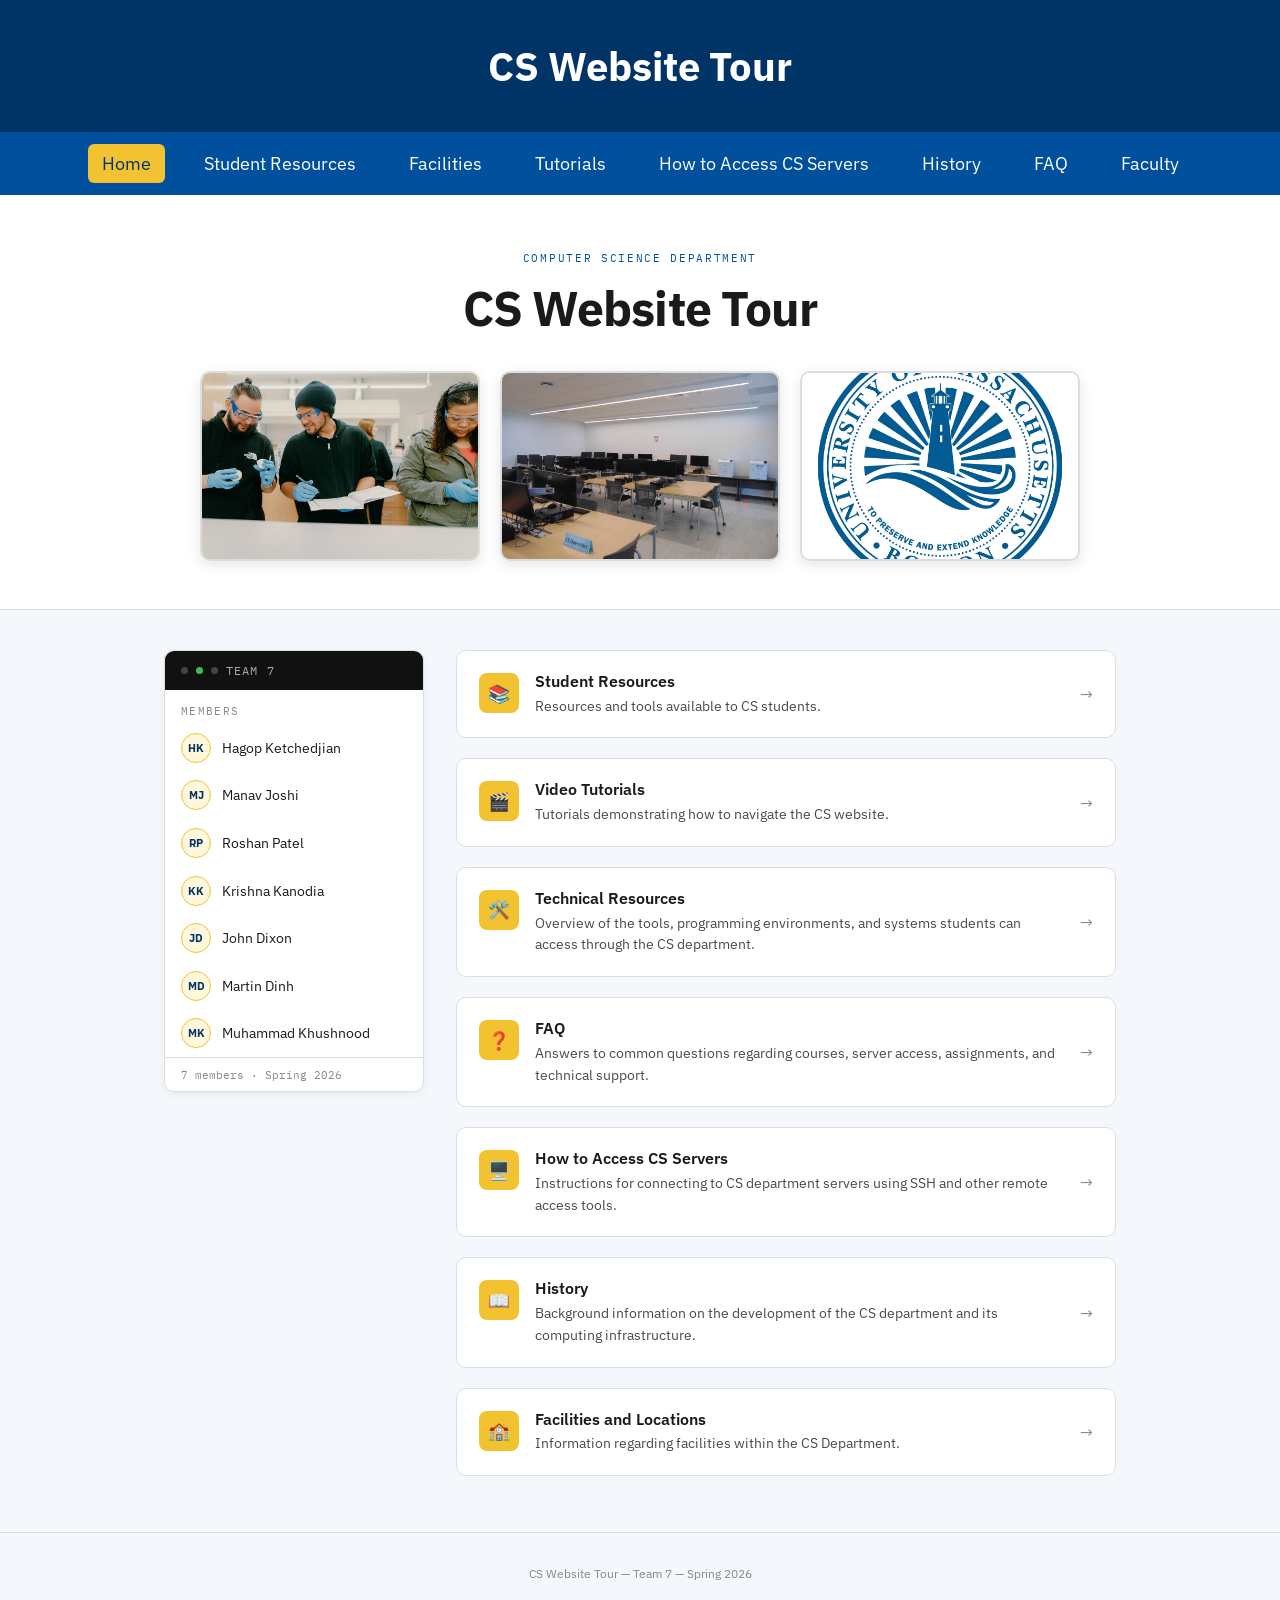
<file: index.html>
<!DOCTYPE html>
<html>
<head>
    <link rel="stylesheet" href="index.css">
    <title>CS Website Tour</title>
    <link href="https://fonts.googleapis.com/css2?family=IBM+Plex+Mono:wght@400;600&family=IBM+Plex+Sans:wght@300;400;600;700&display=swap" rel="stylesheet"/>
    <style>
        *, *::before, *::after {
            box-sizing: border-box;
            margin: 0;
            padding: 0;
        }

        :root {
            --bg: #f4f7fb;
            --surface: #ffffff;
            --dark-blue: #003366;
            --nav-blue: #00509e;
            --yellow: #f2c230;
            --yellow-dark: #ddb11f;
            --text-dark: #1a1a1a;
            --text-mid: #4a4a4a;
            --muted: #888;
            --border: #ddd;
            --mono: 'IBM Plex Mono', monospace;
            --sans: 'IBM Plex Sans', sans-serif;
        }

        body {
            font-family: var(--sans);
            background: var(--bg);
            color: var(--text-dark);
            min-height: 100vh;
        }

        .header {
            background-color: var(--dark-blue);
            color: white;
            padding: 40px;
            font-size: 40px;
            font-weight: bold;
            text-align: center;
        }

        .navbar {
            display: flex;
            justify-content: center;
            gap: 25px;
            background-color: var(--nav-blue);
            padding: 12px;
            flex-wrap: wrap;
        }

        .navbar a {
            color: white;
            text-decoration: none;
            font-size: 18px;
            padding: 8px 14px;
            border-radius: 6px;
            transition: 0.2s ease;
        }

        .navbar a:hover {
            background-color: var(--yellow);
            color: var(--dark-blue);
        }

        .navbar a.active {
            background-color: var(--yellow);
            color: var(--dark-blue);
        }

        .hero {
            background: var(--surface);
            border-bottom: 1px solid var(--border);
            text-align: center;
            padding: 3.5rem 1rem 3rem;
        }

        .hero-tag {
            font-family: var(--mono);
            font-size: 0.7rem;
            letter-spacing: 0.15em;
            color: var(--nav-blue);
            text-transform: uppercase;
            margin-bottom: 0.75rem;
        }

        .hero h1 {
            font-size: clamp(1.8rem, 4vw, 3rem);
            font-weight: 700;
            letter-spacing: -0.02em;
            color: var(--text-dark);
        }

        /* Photo gallery in hero */
        .hero-photos {
            display: flex;
            justify-content: center;
            gap: 1.25rem;
            margin-top: 2rem;
            flex-wrap: wrap;
        }

        .hero-photos img {
            width: 280px;
            height: 190px;
            object-fit: cover;
            border-radius: 10px;
            border: 2px solid var(--border);
            box-shadow: 0 4px 14px rgba(0,0,0,0.1);
            transition: transform 0.2s ease, box-shadow 0.2s ease;
        }

        .hero-photos img:hover {
            transform: translateY(-3px);
            box-shadow: 0 8px 24px rgba(0,51,102,0.18);
        }

        .page {
            max-width: 1000px;
            margin: 0 auto;
            padding: 2.5rem 1.5rem;
            display: grid;
            grid-template-columns: 260px 1fr;
            gap: 2rem;
            align-items: start;
        }

        .sidebar {
            position: sticky;
            top: 70px;
        }

        .card {
            background: var(--surface);
            border: 1px solid var(--border);
            border-radius: 10px;
            overflow: hidden;
            box-shadow: 0 3px 10px rgba(0, 0, 0, 0.05);
        }

        .card-header {
            background: #111;
            padding: 0.75rem 1rem;
            display: flex;
            align-items: center;
            gap: 0.5rem;
        }

        .card-header span {
            font-family: var(--mono);
            font-size: 0.72rem;
            letter-spacing: 0.1em;
            text-transform: uppercase;
            color: #aaa;
        }

        .dot {
            width: 7px;
            height: 7px;
            border-radius: 50%;
            background: #444;
        }

        .dot.g {
            background: #3fb950;
        }

        .team-label {
            padding: 0.85rem 1rem 0.4rem;
            font-family: var(--mono);
            font-size: 0.68rem;
            letter-spacing: 0.12em;
            text-transform: uppercase;
            color: var(--muted);
        }

        .member {
            display: flex;
            align-items: center;
            gap: 0.7rem;
            padding: 0.55rem 1rem;
            transition: background 0.12s;
        }

        .member:hover {
            background: #fff8dc;
        }

        .avatar {
            width: 30px;
            height: 30px;
            border-radius: 50%;
            background: #fff8dc;
            border: 1.5px solid var(--yellow);
            display: flex;
            align-items: center;
            justify-content: center;
            font-size: 0.7rem;
            font-weight: 700;
            color: var(--dark-blue);
            flex-shrink: 0;
        }

        .member-name {
            font-size: 0.875rem;
            color: var(--text-dark);
        }

        .card-footer {
            border-top: 1px solid var(--border);
            padding: 0.6rem 1rem;
            font-family: var(--mono);
            font-size: 0.68rem;
            color: var(--muted);
        }

        .main-content {
            display: flex;
            flex-direction: column;
            gap: 1.25rem;
        }

        .section-card {
            background: var(--surface);
            border: 1px solid var(--border);
            border-radius: 10px;
            padding: 1.25rem 1.4rem;
            display: flex;
            gap: 1rem;
            align-items: flex-start;
            transition: box-shadow 0.15s, border-color 0.15s, transform 0.15s;
            text-decoration: none;
            color: inherit;
        }

        .section-card:hover {
            border-color: var(--yellow);
            box-shadow: 0 4px 20px rgba(242, 194, 48, 0.18);
            transform: translateY(-2px);
        }

        .icon-box {
            width: 40px;
            height: 40px;
            border-radius: 8px;
            background: var(--yellow);
            color: var(--dark-blue);
            display: flex;
            align-items: center;
            justify-content: center;
            font-size: 1.1rem;
            flex-shrink: 0;
            margin-top: 2px;
            font-weight: bold;
        }

        .section-text h2 {
            font-size: 1rem;
            font-weight: 600;
            color: var(--text-dark);
            margin-bottom: 0.3rem;
        }

        .section-text p {
            font-size: 0.875rem;
            color: var(--text-mid);
            line-height: 1.55;
        }

        .arrow {
            margin-left: auto;
            color: var(--muted);
            font-size: 1rem;
            align-self: center;
            flex-shrink: 0;
        }

        .section-card:hover .arrow {
            color: var(--dark-blue);
        }

        footer {
            text-align: center;
            padding: 2rem 1rem;
            font-size: 0.78rem;
            color: var(--muted);
            border-top: 1px solid var(--border);
            margin-top: 1rem;
        }

        @media (max-width: 650px) {
            .page {
                grid-template-columns: 1fr;
            }

            .sidebar {
                position: static;
            }

            .header {
                font-size: 30px;
                padding: 28px;
            }

            .hero-photos img {
                width: 100%;
                height: 200px;
            }
        }
    </style>
</head>
<body>

    <div class="header">
        CS Website Tour
    </div>

    <div class="navbar">
        <a href="index.html" class="active">Home</a>
        <a href="Student_Resources.html">Student Resources</a>
        <a href="Facilities.html">Facilities</a>
        <a href="Tutorials.html">Tutorials</a>
        <a href="Servers.html">How to Access CS Servers</a>
        <a href="History.html">History</a>
        <a href="FAQ.html">FAQ</a>
        <a href="Faculty.html">Faculty</a>
    </div>

    <div class="hero">
        <div class="hero-tag">Computer Science Department</div>
        <h1>CS Website Tour</h1>

        <div class="hero-photos">
            <img src="Media/college-science-math-UMass-Boston-sn-402-900x600.jpg" alt="UMass Boston Science Students">
            <img src="Media/unixlab.jpg" alt="UMass Boston CS Unix Lab">
            <img src="Media/umass-boston-new-emblem-cmyk.jpg" alt="University of Massachusetts Boston Emblem">
        </div>
    </div>

    <div class="page">
        <aside class="sidebar">
            <div class="card">
                <div class="card-header">
                    <div class="dot"></div>
                    <div class="dot g"></div>
                    <div class="dot"></div>
                    <span>Team 7</span>
                </div>

                <div class="team-label">Members</div>

                <div class="member">
                    <div class="avatar">HK</div>
                    <span class="member-name">Hagop Ketchedjian</span>
                </div>
                <div class="member">
                    <div class="avatar">MJ</div>
                    <span class="member-name">Manav Joshi</span>
                </div>
                <div class="member">
                    <div class="avatar">RP</div>
                    <span class="member-name">Roshan Patel</span>
                </div>
                <div class="member">
                    <div class="avatar">KK</div>
                    <span class="member-name">Krishna Kanodia</span>
                </div>
                <div class="member">
                    <div class="avatar">JD</div>
                    <span class="member-name">John Dixon</span>
                </div>
                <div class="member">
                    <div class="avatar">MD</div>
                    <span class="member-name">Martin Dinh</span>
                </div>
                <div class="member">
                    <div class="avatar">MK</div>
                    <span class="member-name">Muhammad Khushnood</span>
                </div>

                <div class="card-footer">7 members · Spring 2026</div>
            </div>
        </aside>

        <main class="main-content">
            <a class="section-card" href="Student_Resources.html">
                <div class="icon-box">📚</div>
                <div class="section-text">
                    <h2>Student Resources</h2>
                    <p>Resources and tools available to CS students.</p>
                </div>
                <span class="arrow">→</span>
            </a>

            <a class="section-card" href="Tutorials.html">
                <div class="icon-box">🎬</div>
                <div class="section-text">
                    <h2>Video Tutorials</h2>
                    <p>Tutorials demonstrating how to navigate the CS website.</p>
                </div>
                <span class="arrow">→</span>
            </a>

            <a class="section-card" href="Technical_Resources.html">
                <div class="icon-box">🛠️</div>
                <div class="section-text">
                    <h2>Technical Resources</h2>
                    <p>Overview of the tools, programming environments, and systems students can access through the CS department.</p>
                </div>
                <span class="arrow">→</span>
            </a>

            <a class="section-card" href="FAQ.html">
                <div class="icon-box">❓</div>
                <div class="section-text">
                    <h2>FAQ</h2>
                    <p>Answers to common questions regarding courses, server access, assignments, and technical support.</p>
                </div>
                <span class="arrow">→</span>
            </a>

            <a class="section-card" href="Servers.html">
                <div class="icon-box">🖥️</div>
                <div class="section-text">
                    <h2>How to Access CS Servers</h2>
                    <p>Instructions for connecting to CS department servers using SSH and other remote access tools.</p>
                </div>
                <span class="arrow">→</span>
            </a>

            <a class="section-card" href="History.html">
                <div class="icon-box">📖</div>
                <div class="section-text">
                    <h2>History</h2>
                    <p>Background information on the development of the CS department and its computing infrastructure.</p>
                </div>
                <span class="arrow">→</span>
            </a>

            <a class="section-card" href="Facilities.html">
                <div class="icon-box">🏫</div>
                <div class="section-text">
                    <h2>Facilities and Locations</h2>
                    <p>Information regarding facilities within the CS Department.</p>
                </div>
                <span class="arrow">→</span>
            </a>
        </main>
    </div>

    <footer>CS Website Tour &mdash; Team 7 &mdash; Spring 2026</footer>

</body>
</html>
</file>
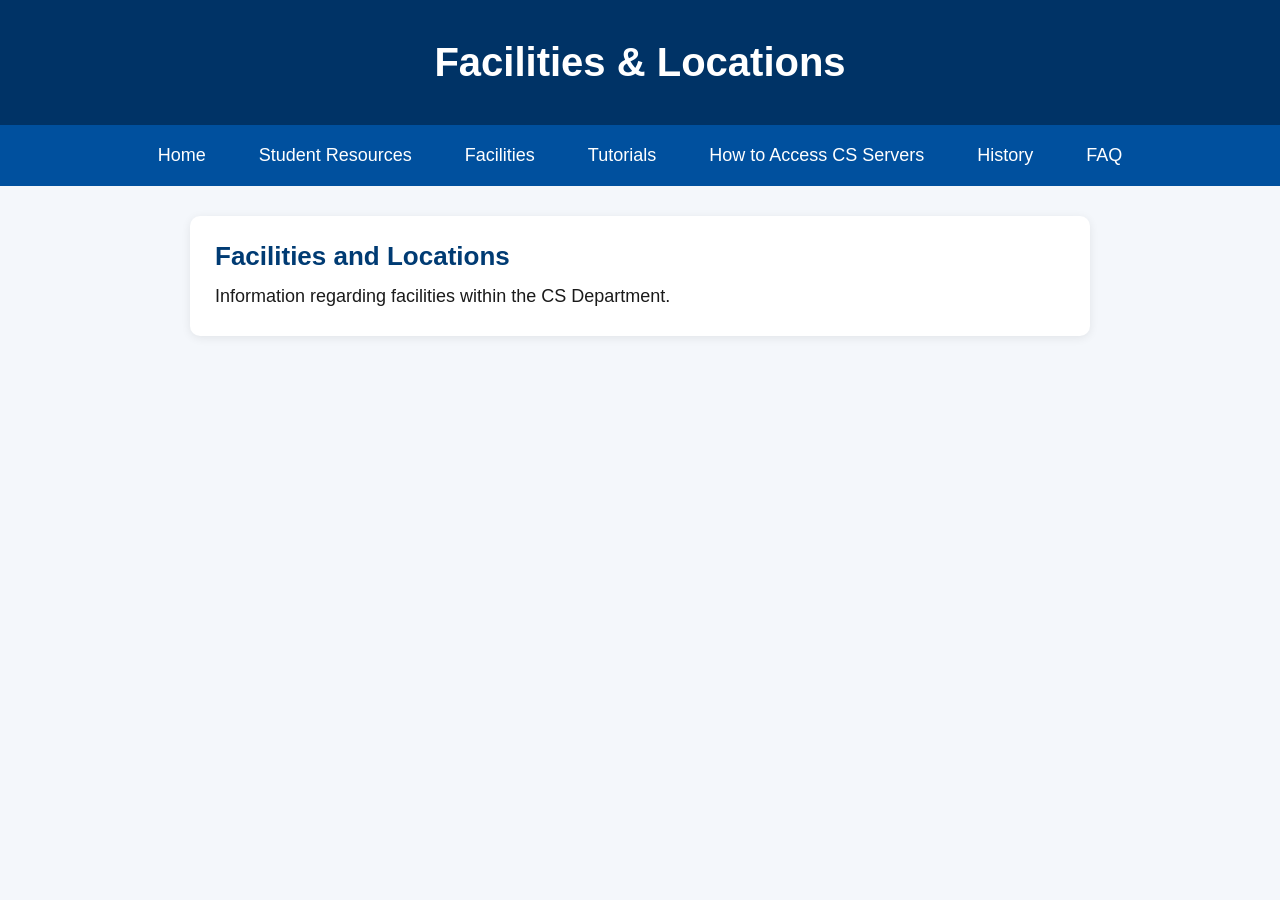
<file: facilities.html>
<html>

<head>
    <link rel="stylesheet" href="index.css">
    <title>Facilities & Locations</title>
</head>

<body>

<div class="header">
    Facilities & Locations
</div>

<div class="navbar">
    <a href="index.html">Home</a>
    <a href="Student_Resources.html">Student Resources</a>
    <a href="Facilities.html">Facilities</a>
    <a href="Tutorials.html">Tutorials</a>
    <a href="Servers.html">How to Access CS Servers</a>
    <a href="History.html">History</a>
    <a href="FAQ.html">FAQ</a>
</div>

<div class="middle">

    <div class="section">
        <div class="section-title">Facilities and Locations</div>

        <div class="section-content">
            Information regarding facilities within the CS Department.
        </div>

    </div>

</div>

</body>
</html>
</file>
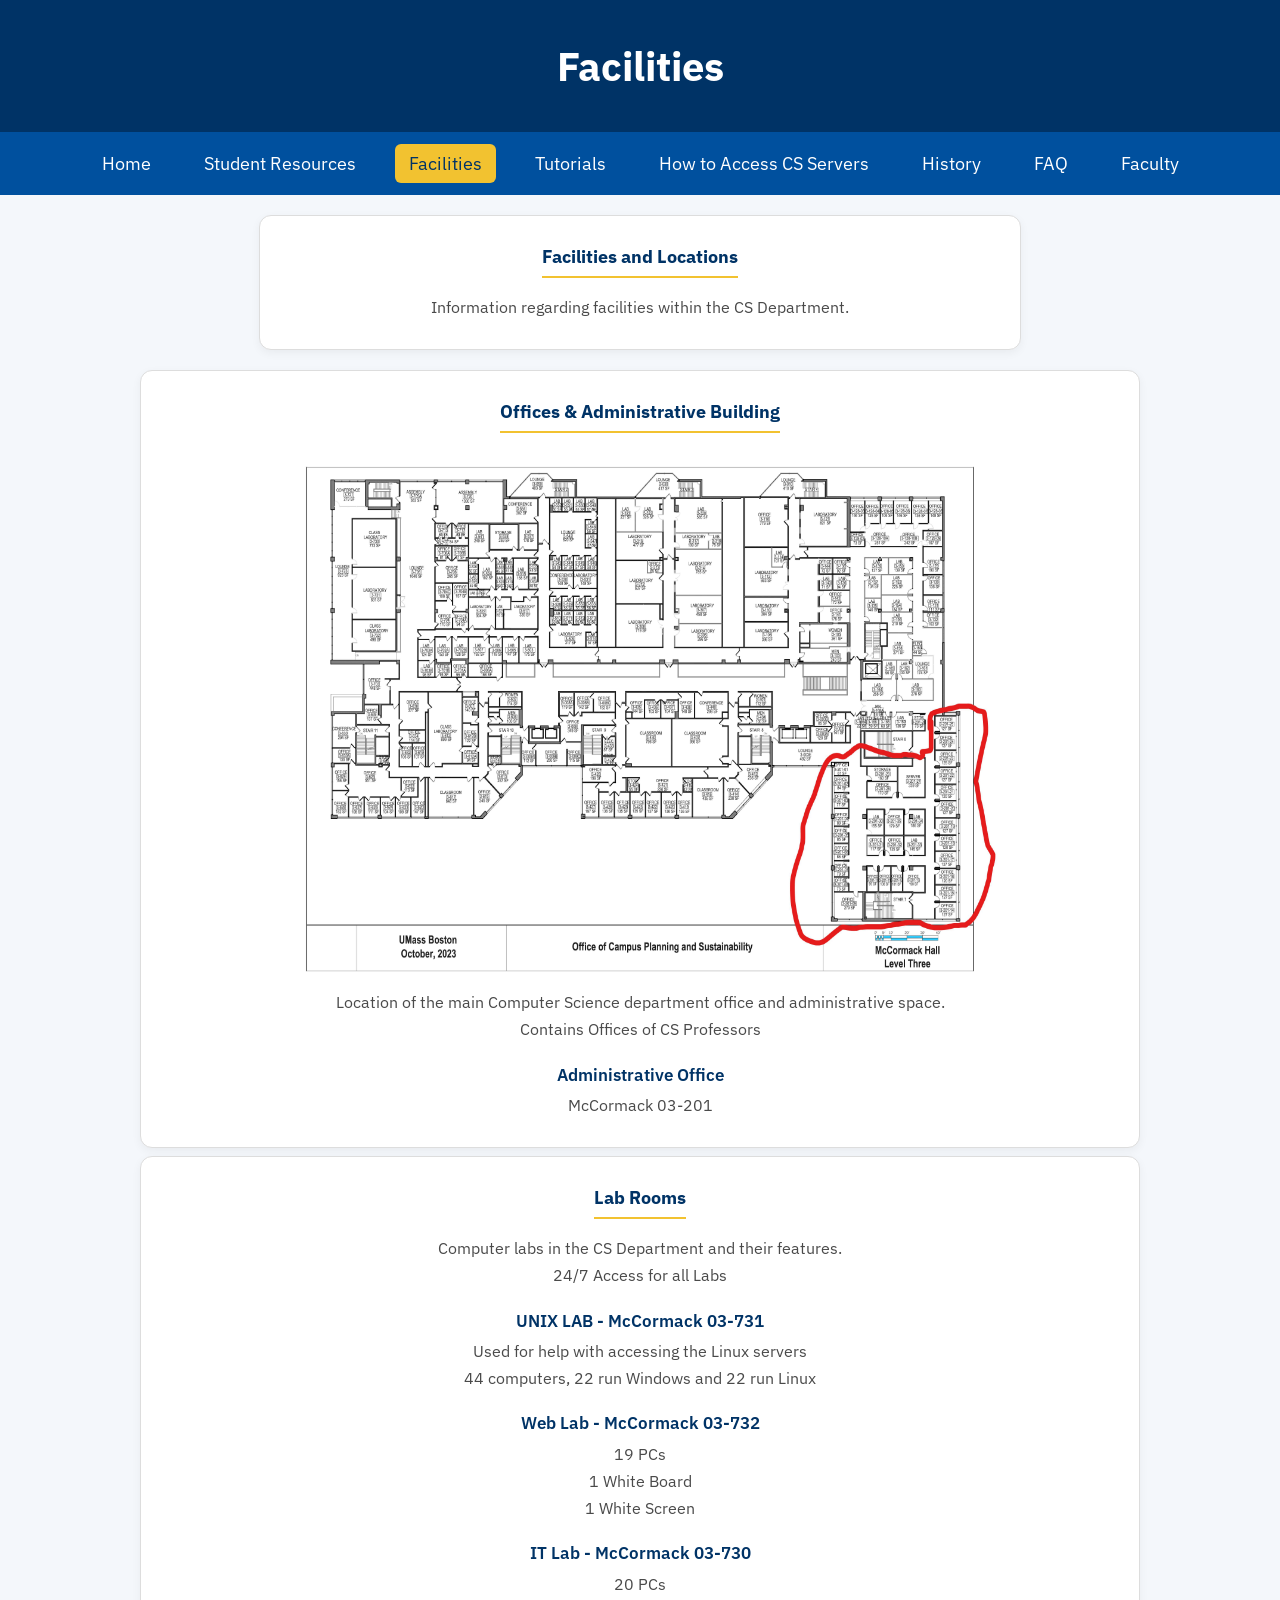
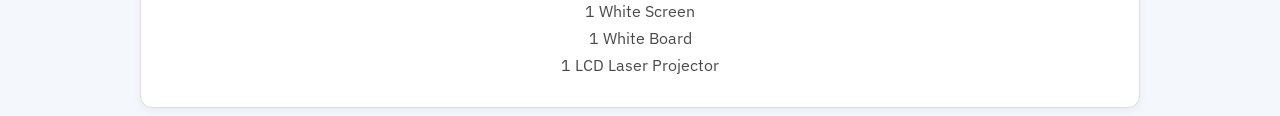
<file: Facilities.html>
<html>
<head>
    <link rel="stylesheet" href="index.css">
    <title>Facilities - CS Website Tour</title>
    <link href="https://fonts.googleapis.com/css2?family=IBM+Plex+Mono:wght@400;600&family=IBM+Plex+Sans:wght@300;400;600;700&display=swap" rel="stylesheet"/>
    <style>
        *, *::before, *::after { 
            box-sizing: border-box; 
            margin: 0; 
            padding: 0; 
        }

        :root {
            --bg: #f4f7fb;
            --surface: #ffffff;
            --dark-blue: #003366;
            --nav-blue: #00509e;
            --yellow: #f2c230;
            --text-dark: #1a1a1a;
            --text-mid: #4a4a4a;
            --muted: #888;
            --border: #ddd;
            --sans: 'IBM Plex Sans', sans-serif;
            --mono: 'IBM Plex Mono', monospace;
        }

        body {
            font-family: var(--sans);
            background: var(--bg);
            color: var(--text-dark);
            min-height: 100vh;
        }

        .header {
            background-color: var(--dark-blue);
            color: white;
            padding: 40px;
            font-size: 40px;
            font-weight: bold;
            text-align: center;
        }

        .navbar {
            display: flex;
            justify-content: center;
            gap: 25px;
            background-color: var(--nav-blue);
            padding: 12px;
            flex-wrap: wrap;
        }

        .navbar a {
            color: white;
            text-decoration: none;
            font-size: 18px;
            padding: 8px 14px;
            border-radius: 6px;
            transition: 0.2s ease;
        }

        .navbar a:hover {
            background-color: var(--yellow);
            color: var(--dark-blue);
        }

        .navbar a.active {
            background-color: var(--yellow);
            color: var(--dark-blue);
        }

        .top-section {
            max-width: 1000px;
            margin: 0 auto;
            padding: 0.75rem 1.5rem 0.25rem;
            text-align: center;
            height: auto;
            min-height: 0;
        }

        .section,
.category {
    max-width: 1000px;
    margin: 0.5rem auto;
    background: var(--surface);
    border: 1px solid var(--border);
    border-radius: 12px;
    padding: 1.75rem 1.5rem;
    box-shadow: 0 3px 10px rgba(0,0,0,0.05);
    text-align: center;
}

        .section-title {
            font-size: 1.15rem;
            font-weight: 700;
            margin-bottom: 1rem;
            padding-bottom: 0.5rem;
            border-bottom: 2px solid var(--yellow);
            display: inline-block;
            color: var(--dark-blue);
        }

        .section-content {
            font-size: 1rem;
            color: var(--text-mid);
            line-height: 1.7;
            text-align: center;
            max-width: 800px;
            margin: 0 auto;
        }

        ul {
            list-style: none;
            padding: 0;
            margin-top: 1rem;
        }

        li {
            font-size: 1.05rem;
            font-weight: 600;
            color: var(--dark-blue);
            margin-top: 1.25rem;
        }

        .details {
            margin-top: 0.4rem;
            color: var(--text-mid);
            line-height: 1.7;
        }

        @media (max-width: 650px) {
            .header {
                font-size: 30px;
                padding: 28px;
            }

            .top-section,
            .category {
                padding-left: 1rem;
                padding-right: 1rem;
            }
        }
    </style>
</head>

<body>

<div class="header">
    Facilities
</div>

<div class="navbar">
    <a href="index.html">Home</a>
    <a href="Student_Resources.html">Student Resources</a>
    <a href="Facilities.html" class="active">Facilities</a>
    <a href="Tutorials.html">Tutorials</a>
    <a href="Servers.html">How to Access CS Servers</a>
    <a href="History.html">History</a>
    <a href="FAQ.html">FAQ</a>
    <a href="Faculty.html">Faculty</a>
</div>

<div class="top-section">
    <div class="section">
        <div class="section-title">Facilities and Locations</div>
        <div class="section-content">
            Information regarding facilities within the CS Department.
        </div>
    </div>
</div>

<div class="category">
    <div class="section-title">Offices & Administrative Building</div>
    <img src="Media/020-McCormack 3rd floor.jpg" alt = "M 03-200" style="width: 80%; height: 60%;">
    <div class="section-content">
        Location of the main Computer Science department office and administrative space. <br>
        Contains Offices of CS Professors
    </div>

    <ul>
        <li>Administrative Office</li>
        <div class="details">
            McCormack 03-201
        </div>
    </ul>
</div>

<div class="category">
    <div class="section-title">Lab Rooms</div>
    <div class="section-content">
        Computer labs in the CS Department and their features.<br>
        24/7 Access for all Labs
    </div>

    <ul>
        <li>UNIX LAB - McCormack 03-731</li>
        <div class="details">
            Used for help with accessing the Linux servers<br>
            44 computers, 22 run Windows and 22 run Linux
        </div>

        <li>Web Lab - McCormack 03-732</li>
        <div class="details">
            19 PCs<br>
            1 White Board<br>
            1 White Screen
        </div>

        <li>IT Lab - McCormack 03-730</li>
        <div class="details">
            20 PCs<br>
            1 White Screen<br>
            1 White Board<br>
            1 LCD Laser Projector
        </div>
    </ul>
</div>

</body>
</html>
</file>
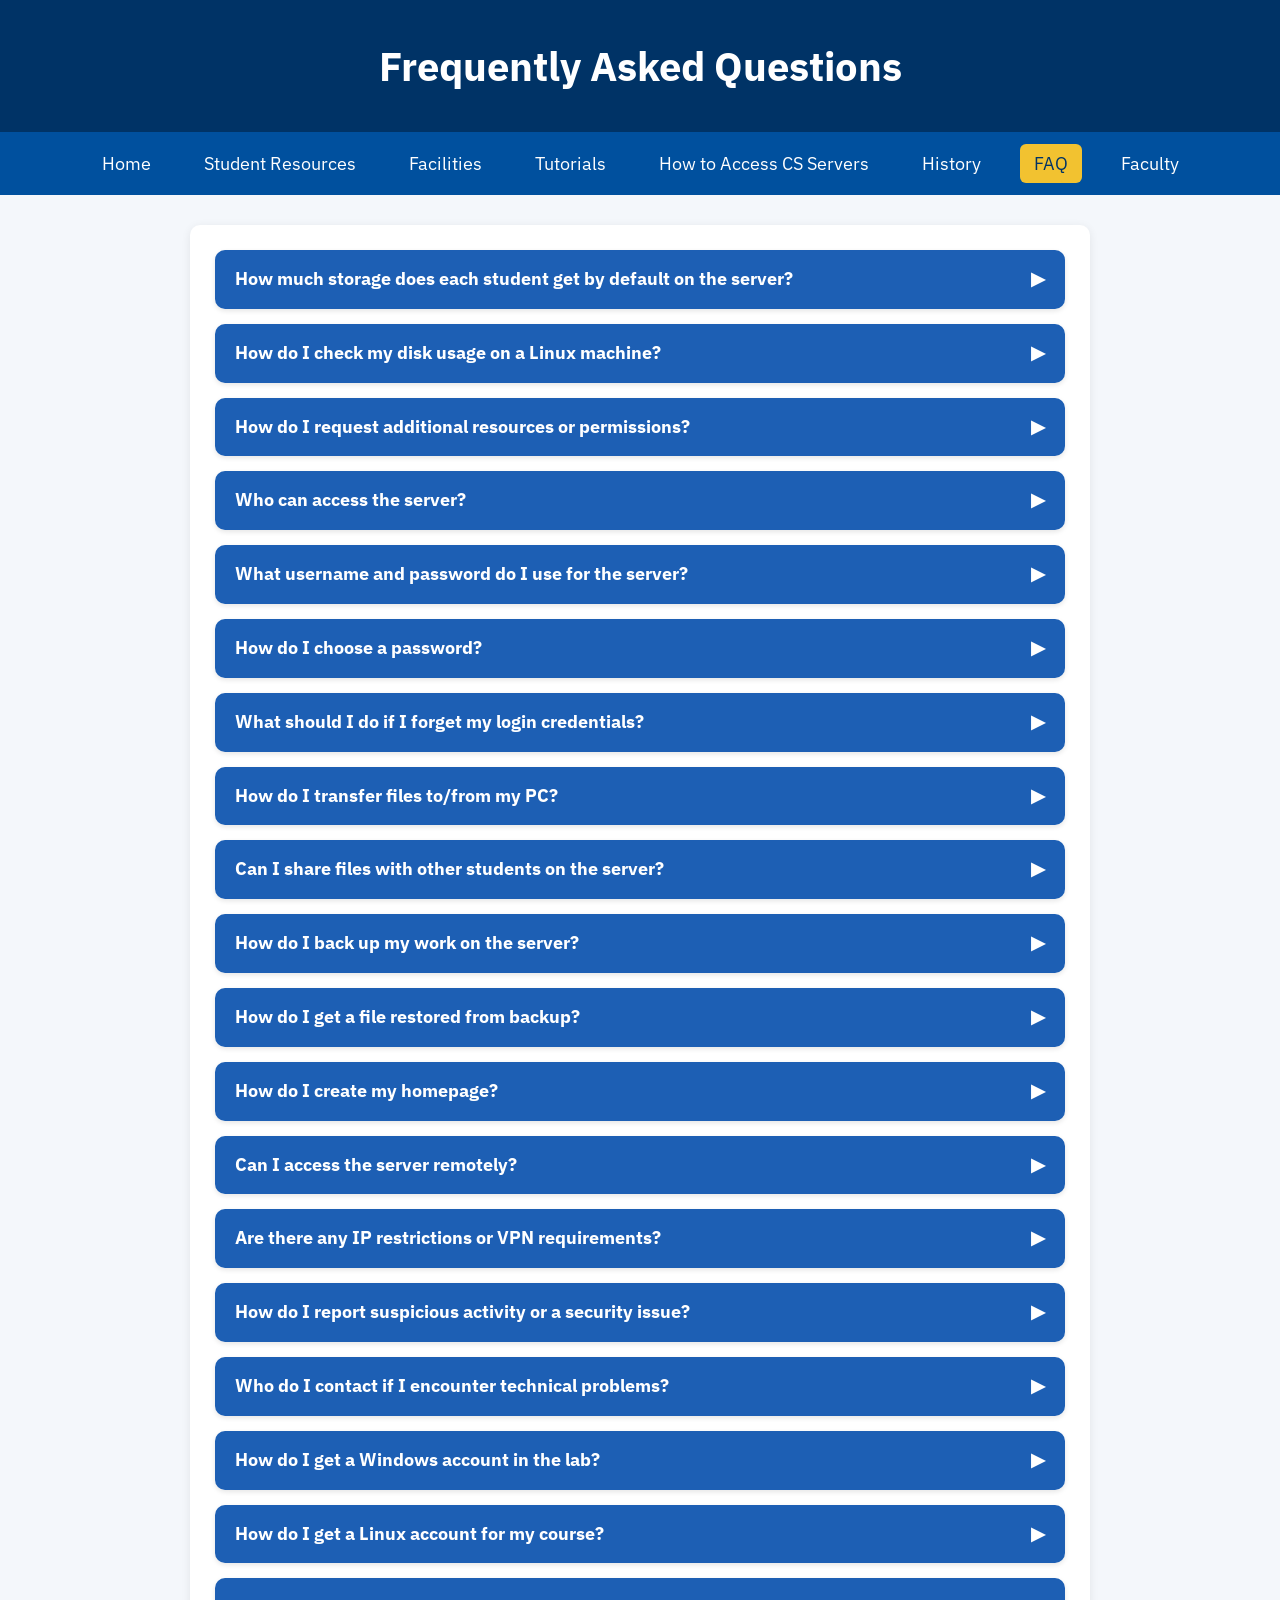
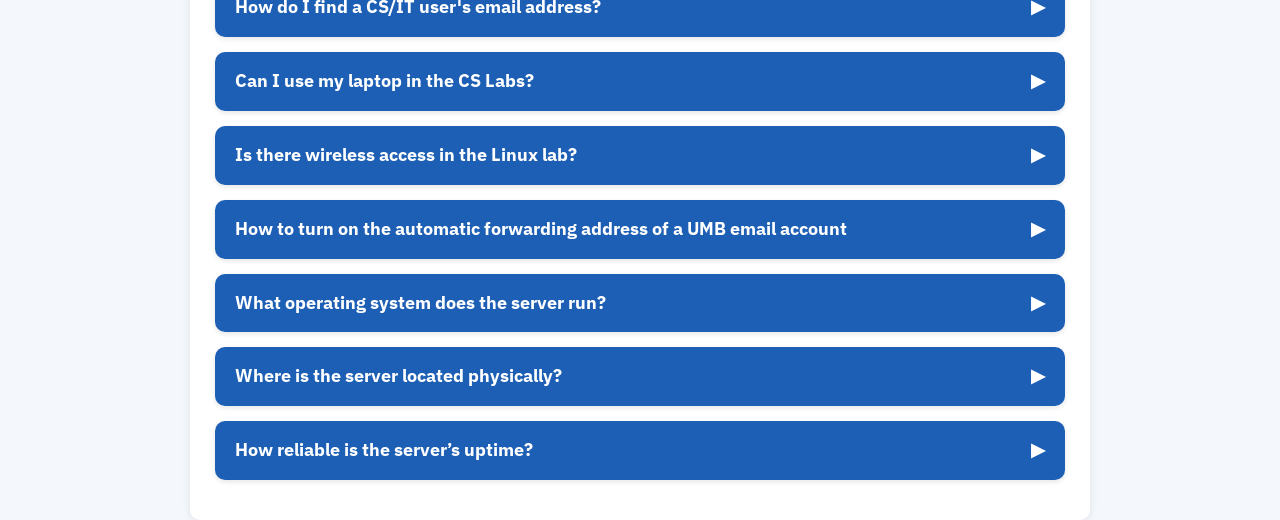
<file: FAQ.html>
<html>
<head>
    <link rel="stylesheet" href="index.css">
    <meta charset="UTF-8">
    <meta name="viewport" content="width=device-width, initial-scale=1.0">
    <title>Frequently Asked Questions</title>
    <link href="https://fonts.googleapis.com/css2?family=IBM+Plex+Mono:wght@400;600&family=IBM+Plex+Sans:wght@300;400;600;700&display=swap" rel="stylesheet"/>
    <style>
      .faq-item {
        background-color: #fff;
        border-radius: 10px;
        margin-bottom: 15px;
        box-shadow: 0 2px 5px rgba(0,0,0,0.1);
        overflow: hidden;
      }

      .faq-question {
        padding: 15px 20px;
        font-weight: bold;
        cursor: pointer;
        display: flex;
        justify-content: space-between;
        align-items: center;
        background-color: #1D5FB4;
        color: #fff;
        transition: background-color 0.3s ease;
      }

      .faq-question:hover {
        background-color: #154d8c;
      }

      .faq-answer {
        padding: 15px 20px;
        display: none;
        font-weight: normal;
        color: #333;
        background-color: #fff;
      }

      .arrow {
        transition: transform 0.3s ease;
      }

      .faq-item.active .arrow {
        transform: rotate(90deg);
      }
    </style>
</head>

<body>

<div class="header">
    Frequently Asked Questions
</div>
    <div class="navbar">
        <a href="index.html">Home</a>
        <a href="Student_Resources.html">Student Resources</a>
        <a href="Facilities.html">Facilities</a>
        <a href="Tutorials.html">Tutorials</a>
        <a href="Servers.html">How to Access CS Servers</a>
        <a href="History.html">History</a>
        <a href="FAQ.html" class="active">FAQ</a>
        <a href="Faculty.html">Faculty</a>
    </div>

<div class="middle">

    <div class="section">

        <div class="section-content">
            

            <div class="faq-item">
              <div class="faq-question">
                How much storage does each student get by default on the server?
                <span class="arrow">&#9654;</span>
              </div>
              <div class="faq-answer">
The default user quota is 1.5GB, which can be increased. Use quota -v to check your quota.<br><br>

Disk space is a perpetual problem.<br>
Nice users can run out of space because others use way too much disk space.<br>
Therefore, we impose disk quotas on students.<br><br>

Note that disk space is provided separately for PhD research, so that usage doesn't count against students' quotas.<br>

Students can use up to 1.5G of disk space (home + courses).<br>

Alumni homes must use less than 50 MB of disk space.<br>

The lab directors may refine their policy on quota values (up or down) at any time.<br><br>

Mailboxes<br>
--------------<br>
Students must use their UMB emails.  No inbound emails coming from outside<br>
the cs.umb.edu and umb.edu domains are accepted for students.  Inbound emails<br> 
coming from the cs.umb.edu and umb.edu domains to CS/IT students are forwarded<br>
to their UMB email address.<br><br>   

Reducing Disk Space Usage<br>
---------------------------------------<br>
It is a big win to compress text files with `gzip`.<br><br>

See `man gzip`.<br><br>

Consider copying files out to your PC or USB drive.<br><br>

Over Quota<br>
----------------<br>
At login time, before the prompt is displayed, you may see a message from the<br>
quota command about being over and having to reduce your usage by so much.<br><br>

You can see that anytime by running the quota command.<br>
If you are over your hard limit and cannot write to your home directory,<br> 
recall that each host has a `/tmp` directory where you can do scratch work.<br><br>

This can help you examine archives or compressed files that you cannot uncompress in your home.<br><br>

Thank you for your cooperation towards fairness and better service for all.<br><br>

Nobackup Area<br>
---------------------<br>
The nobackup area is a terabyte partition available for temporary storage.<br> 
As its name says, it does not get backed up.<br><br>

You can use the /nobackup/students/ space from users.cs.umb.edu as follows:<br><br>

cd /nobackup/students<br>
mkdir %username%        where %username% is your login name.<br><br>

Allow rwx access only to you on that directory.<br><br> 

chmod 700 %username%</div>
            </div>

            <div class="faq-item">
              <div class="faq-question">
                How do I check my disk usage on a Linux machine?
                <span class="arrow">&#9654;</span>
              </div>
              <div class="faq-answer">
You can check your disk usage with the `du` command.<br>
See `man du`.<br><br>

The main thing to know is that the `-s` flag gives a sum for a subtree without 
showing every subdir in it.<br><br>

du -sh ~<br>
K/M/G   /home/$USER<br><br>

du -h --max-depth=1 ~<br><br>

To see the size of files in the current directory, use the following command:<br><br>

ls -sh<br><br>

This will not show the size of an entire directory; use the du command for that.<br><br>

To remove any directories that are too big and are just taking up space, like the 
`.mozilla` and `.cache`, you can use the following command:<br><br>

rm -rf <br><br>

You can also remap your .cache directory to go into a nobackup space, which 
does not affect your disk quota.<br><br>

Copy and paste the commands shown below into a terminal session to do that:<br><br>

cd ~<br>
rm -rf .cache<br>
mkdir -p /nobackup/students/$USER/.cache<br>
ln -s !$ .cache<br>
chmod 700 /nobackup/students/$USER<br><br>

**This will delete the entire directory and its content. Please verify that 
there is nothing important before executing.**</div>
            </div>

            <div class="faq-item">
              <div class="faq-question">
                How do I request additional resources or permissions?
                <span class="arrow">&#9654;</span>
              </div>
              <div class="faq-answer">Email operator@cs.umb.edu for resource requests.</div>
            </div>

            <div class="faq-item">
              <div class="faq-question">
                Who can access the server?
                <span class="arrow">&#9654;</span>
              </div>
              <div class="faq-answer">Computer Science and IT students have user accounts on users.</div>
            </div>

            <div class="faq-item">
              <div class="faq-question">
                What username and password do I use for the server?
                <span class="arrow">&#9654;</span>
              </div>
              <div class="faq-answer">Use the username and password from the account you created on portal.cs.umb.edu.</div>
            </div>

            <div class="faq-item">
              <div class="faq-question">
                How do I choose a password?
                <span class="arrow">&#9654;</span>
              </div>
              <div class="faq-answer">
Starting in March 2021, the Computer Science department imposed a new password policy.<br><br>  

Your password must have:<br>

        1) Between 10 and 128 Characters<br>
        2) At Least Two Uppercase Letters<br>
        3) At Least Two Lowercase Letters<br>
        4) At Least Two Numerical Digits<br>
        5) At Least Two Special Symbols (!$%#^@&*_+ etc.)<br><br>
 
One way to choose an OK password is to pick a phrase or song and use the first
letters of the words, with some non-letter characters.<br>
Do not confuse "dictionary" with say the Webster's dictionary.<br><br>

Cracking software comes with huge lists of words in many languages, real and 
imaginary, and English transliterations of languages in other alphabets: 
Russian, Mandarin, Swahili, Vietnamese, Arabic, Farsi, Hindi; all the words 
in the Koran; the CIA World Factbook's list of every place name in the world; 
car names, people names, botanical names, science fiction names, Klingon words;
and just about anything you could think of.<br>
If it has been written down anywhere in the world, it's probably in a cracking 
dictionary.<br><br>

<b>Any</b> password derived from <b>any</b> dictionary word 
(or personal information), modified in <b>any</b> way, constitutes 
a potentially guessable password.</div>
            </div>

            <div class="faq-item">
              <div class="faq-question">
                What should I do if I forget my login credentials?
                <span class="arrow">&#9654;</span>
              </div>
              <div class="faq-answer">portal.cs.umb.edu has a password reset feature.</div>
            </div>

            <div class="faq-item">
              <div class="faq-question">
                How do I transfer files to/from my PC?
                <span class="arrow">&#9654;</span>
              </div>
              <div class="faq-answer">
Use `sftp`, the secure version of the File Transfer Protocol that comes with 
Windows and Mac OSes.  A PC client program, `psftp`, comes along with 
PuTTY.<br><br>

If you prefer an application with a graphical user interface (GUI).<br><br>

For Windows and Mac users:<br>
---------------------------------------<br>
[Filezilla] (https://sourceforge.net/projects/filezilla/).<br>
[Cyberduck] (https://cyberduck.io/download/).<br><br>

For Windows users:<br>
---------------------------<br>
[WinSCP] (https://sourceforge.net/projects/winscp/).<br>
[Bitvise] (https://www.bitvise.com/ssh-client-download).</div>
            </div>

            <div class="faq-item">
              <div class="faq-question">
                Can I share files with other students on the server?
                <span class="arrow">&#9654;</span>
              </div>
              <div class="faq-answer">Yes, you can share files with other students on the server, just set the proper ownership and permissions. Use the following commands: chown, chgrp, and chmod.</div>
            </div>

            <div class="faq-item">
              <div class="faq-question">
                How do I back up my work on the server?
                <span class="arrow">&#9654;</span>
              </div>
              <div class="faq-answer">You can backup your files on the server by copying them somewhere else.<br><br> 

              We backup the server every night, email operator@cs.umb.edu for a restore.</div>
            </div>

            <div class="faq-item">
              <div class="faq-question">
                How do I get a file restored from backup?
                <span class="arrow">&#9654;</span>
              </div>
              <div class="faq-answer">
We do tape backups daily, in the dark of night.<br>
To request a file restore, send an email to `operator@cs.umb.edu` with 
the following information.<br><br>

For current work, including course directories:<br>

1. The name of the file.<br>
2. What directory the file was in.<br>
3. When you last edited the file, or saw it in good condition; yesterday, last month, etc.<br>
4. A file created during the day and deleted shortly thereafter is <b>gone</b>. It cannot be restored.<br><br>

An operator will restore the file(s) into the directory `RESTORE` under your 
home, usually by the next business day.<br>
Please recover from there what you need, and delete what you don't.<br><br>

A grace period of a week is usually granted before the RESTORE directory gets 
deleted under your home (unless you have already done so).<br><br>

We recommend you do your backup (sftp, scp to your own storage devices).</div>
            </div>

            <div class="faq-item">
              <div class="faq-question">
                How do I create my homepage?
                <span class="arrow">&#9654;</span>
              </div>
              <div class="faq-answer">
We support homepages accessed through `https://www.cs.umb.edu/~username`, where 
username is your Linux/Windows login name.<br><br>

Your homepage must be named `index.html` and be in a publicly readable 
directory named `public_html` under your home directory.<br><br>

Everything on your webpage is visible to <b>everyone</b> on the Internet.
Do not put any Personally Identifiable Information (PII) there. Your email 
address should be in the format of `Firstname.Lastname@umb.edu`.</div>
            </div>
            
            <div class="faq-item">
              <div class="faq-question">
                Can I access the server remotely?
                <span class="arrow">&#9654;</span>
              </div>
              <div class="faq-answer">
Yes, you can access the server remotely over SSH:<br>

Use Secure Shell (ssh) to connect to `users.cs.umb.edu`.<br><br>

For Windows users:<br>
--------------------------<br>
We recommend the following free SSH client console/file transfer packages:<br>

[PuTTY] (https://www.puttyssh.org).<br>

[Bitvise] (https://www.bitvise.com/ssh-client-download).<br><br>

For Mac users:<br>
--------------------<br>
We recommend the Terminal application that comes with the Mac.</div>
            </div>

            <div class="faq-item">
              <div class="faq-question">
                Are there any IP restrictions or VPN requirements?
                <span class="arrow">&#9654;</span>
              </div>
              <div class="faq-answer">There are no IP restrictions or VPN requirements, we do fun fail2ban, if youtype in your password wrong too many times within 10 minutes, your IP address gets blocked for 10 minutes, after that, the ban doubles.</div>
            </div>

            <div class="faq-item">
              <div class="faq-question">
                How do I report suspicious activity or a security issue?
                <span class="arrow">&#9654;</span>
              </div>
              <div class="faq-answer">Email operator@cs.umb.edu for help.</div>
            </div>

            <div class="faq-item">
              <div class="faq-question">
                Who do I contact if I encounter technical problems?
                <span class="arrow">&#9654;</span>
              </div>
              <div class="faq-answer">Email operator@cs.umb.edu for technical problem resolution.</div>
            </div>

            <div class="faq-item">
              <div class="faq-question">
                How do I get a Windows account in the lab?
                <span class="arrow">&#9654;</span>
              </div>
              <div class="faq-answer">
Windows accounts and Linux accounts use the same kerberos system for 
authentication.  Your Linux and Windows username and password are the same.<br><br> 


You only have one password.  If you change your password on a Linux Desktop
or a Linux server, users.cs.umb.edu, for example, your Windows password will 
change too.  If you change your password from a Windows PC in any of the 
CS Labs, your Linux password will change, too.<br><br>  

You will also be able to change your password yourself from the CS Portal at 
the URL: "https://portal.cs.umb.edu".</div>
            </div>

            <div class="faq-item">
              <div class="faq-question">
                How do I get a Linux account for my course?
                <span class="arrow">&#9654;</span>
              </div>
              <div class="faq-answer">
User course accounts are created through the CS department Portal.  The URL is
"https://portal.cs.umb.edu".<br><br>

The CS department Portal provides the following services to the user community:<br>

        o Create new/modify user's Portal account.<br>
        o Create a new Linux/Windows user account.<br>
        o Register for courses accounts - CS/IT students must do this for each new semester.<br>
        o Reset Linux/Windows user password.<br>
        o Reset user's Portal password.<br><br>

Note - If a user changes their password from users.cs.umb.edu, their:<br> 
       Linux/Windows password will be set to that new password.<br>
       Their Portal password will not change.<br><br>

       If a user changes their password from the Portal, their:<br> 
       Linux/Windows and Portal password will be set to that new password.<br><br>

Never share your password with **anyone**.  We mean it.<br>
We have a strict one-account, one-user policy.<br>
We can help you communicate with other systems and share group files without 
sharing passwords.<br><br>

If you share your password, you might lose your Linux/Windows account.<br><br>

Send an email to "operator@cs.umb.edu" if you have any additional 
questions.</div>
            </div>

            <div class="faq-item">
              <div class="faq-question">
                How do I find a CS/IT user's email address?
                <span class="arrow">&#9654;</span>
              </div>
              <div class="faq-answer">
From users.cs.umb.edu, a.k.a pe15.cs.umb.edu, you can use the following 2 commands to find the UMB email address of your peers at the command prompt.<br><br>

The first command is the preferred method, and it is:<br><br>

$ u2c.sh   where “” is the Linux login name.  The output will be of 2 forms:<br><br>

1. Firstname.LastnameXYZ@umb.edu, where XYZ are digits.<br>
2. Firstname.Lastname@umb.edu.<br><br>

The second command is:<br><br>

$ unix2campus <br><br>

Both commands show the same output.<br><br><br>

You can use the mail client 'alpine' to send email on a CS Ubuntu host.<br><br>

$ alpine Firstname.LastnameXYZ@umb.edu or<br> 
$ alpine Firstname.Lastname@umb.edu</div>
            </div>

            <div class="faq-item">
              <div class="faq-question">
                Can I use my laptop in the CS Labs?
                <span class="arrow">&#9654;</span>
              </div>
              <div class="faq-answer">
Yes, you can use the WiFi network that is available in all 3 CS Labs. Please 
do not unplug the network cables from the PCs to plug in your laptops.  
Use the WiFi network!<br><br>

There are a few empty power outlets in the room. Look for them! Do not
unplug the power cables from the PCs or monitors to charge your laptops, 
mobile devices, etc. There are also some power outlets in the hallway outside
the CS Labs that you can use to charge your devices.</div>
            </div>

            <div class="faq-item">
              <div class="faq-question">
                Is there wireless access in the Linux lab?
                <span class="arrow">&#9654;</span>
              </div>
              <div class="faq-answer">
Yes, there is WiFi access throughout the Campus.<br>
To connect, you will need your UMB email and password.<br><br>

For more information, go to: https://www.umb.edu/it/wifi</div>
            </div>

            <div class="faq-item">
              <div class="faq-question">
                How to turn on the automatic forwarding address of a UMB email account
                <span class="arrow">&#9654;</span>
              </div>
              <div class="faq-answer">
Log onto webmail.umb.edu using your credentials. Under settings 
(the wheel symbol), search for the keyword "forwarding". This will bring you 
to the forwarding screen to set the forwarding address.<br><br>

At the top of the page, do:<br>
1. Select Settings (wheel) -> View all Outlook settings.<br>
2. Select Mail -> Forwarding.<br>
3. Select Enable forwarding, enter the forwarding email address.<br>
4. Select Save.<br><br>


Notes: If you want a copy of the original message to remain in your mailbox, select Keep a copy of forwarded messages.
            </div>
            </div>

            <div class="faq-item">
              <div class="faq-question">
                What operating system does the server run?
                <span class="arrow">&#9654;</span>
              </div>
              <div class="faq-answer">Users runs Ubuntu 24.04; most of our systems are Ubuntu. The CS lab Computers are Ubuntu 24.04 as well.</div>
            </div>

            <div class="faq-item">
              <div class="faq-question">
                Where is the server located physically?
                <span class="arrow">&#9654;</span>
              </div>
              <div class="faq-answer">The server is physically on campus, in the ISC Building.</div>
            </div>

            <div class="faq-item">
              <div class="faq-question">
                How reliable is the server’s uptime?
                <span class="arrow">&#9654;</span>
              </div>
              <div class="faq-answer">The server uptime is pretty reliable, although we had a memory error in January, which resulted in a reboot. Other than that, we usually reboot it once or twice a year, in between semesters.</div>
            </div>
            <script>
              const faqItems = document.querySelectorAll('.faq-item');

              faqItems.forEach(item => {
                const question = item.querySelector('.faq-question');
                question.addEventListener('click', () => {
                  item.classList.toggle('active');
                  const answer = item.querySelector('.faq-answer');
                  answer.style.display = answer.style.display === 'block' ? 'none' : 'block';
                });
              });
            </script>

        </div>

    </div>

</div>

</body>
</html>
</file>
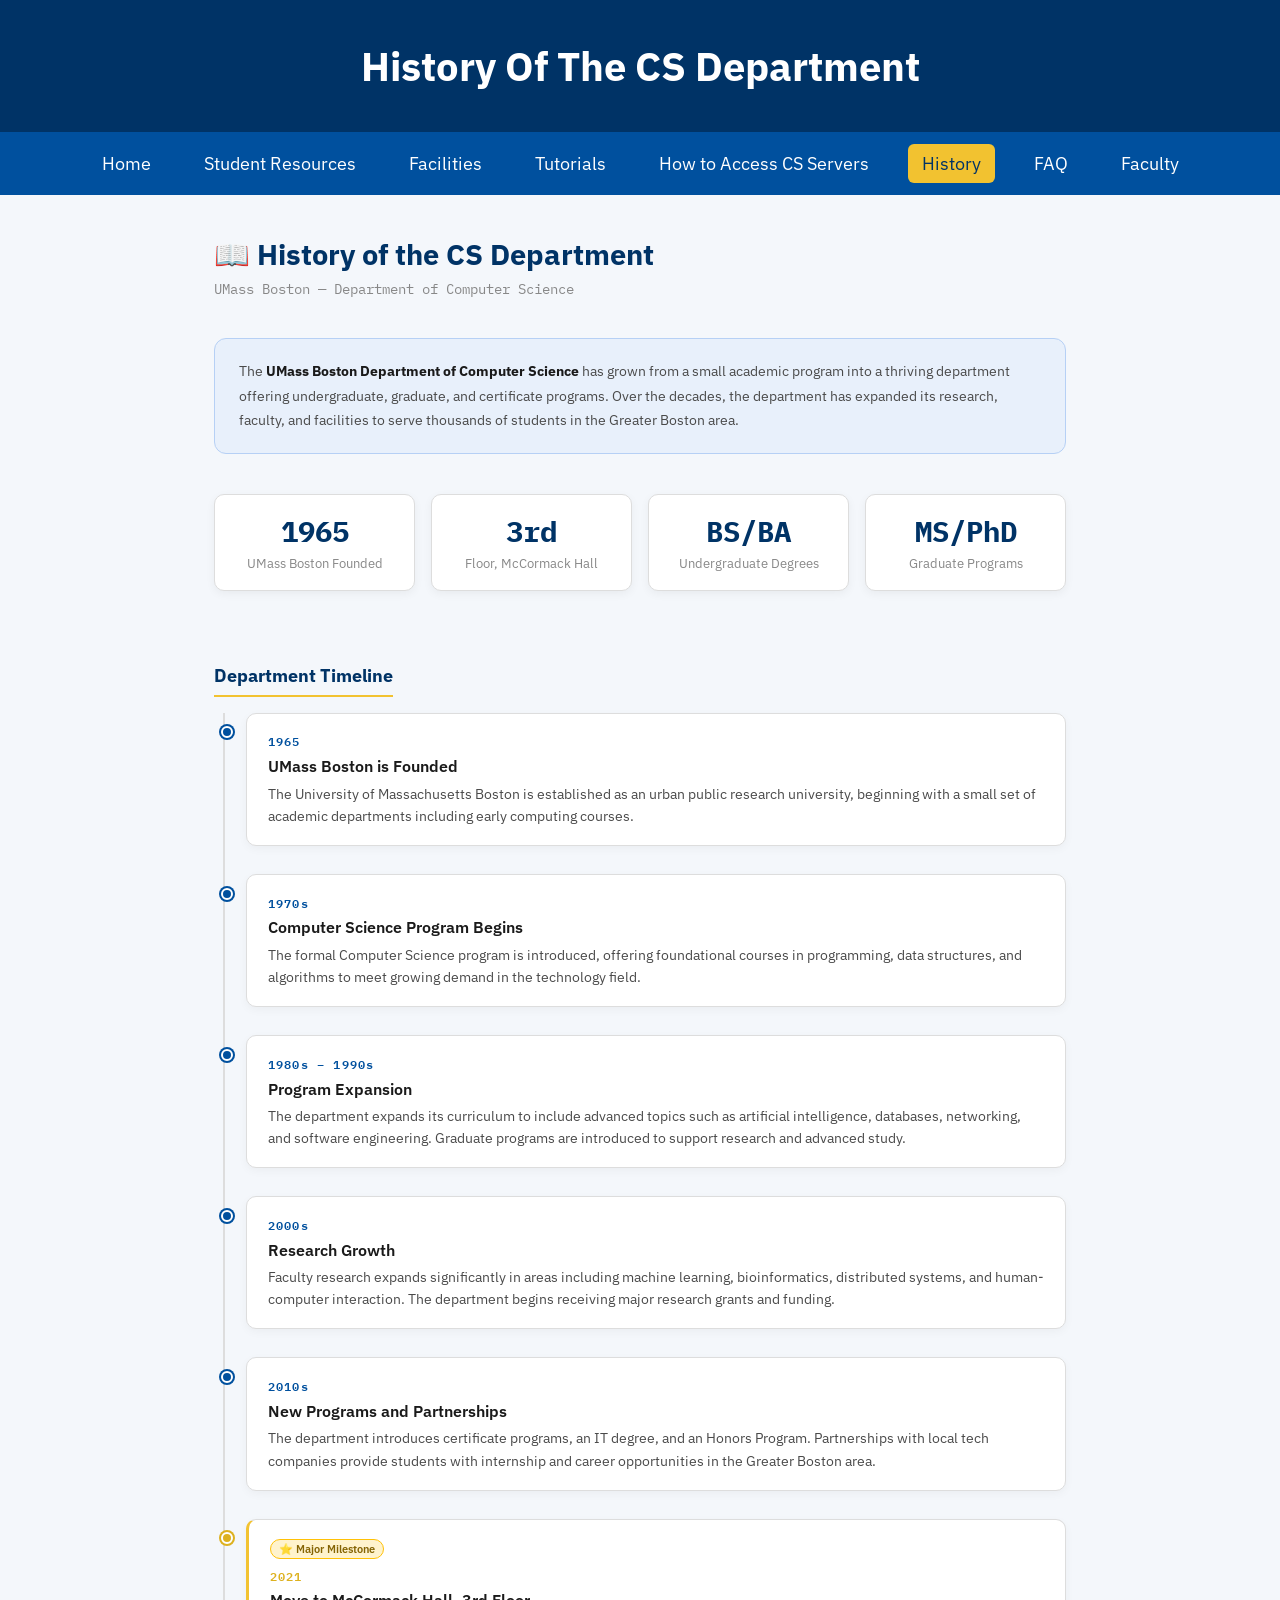
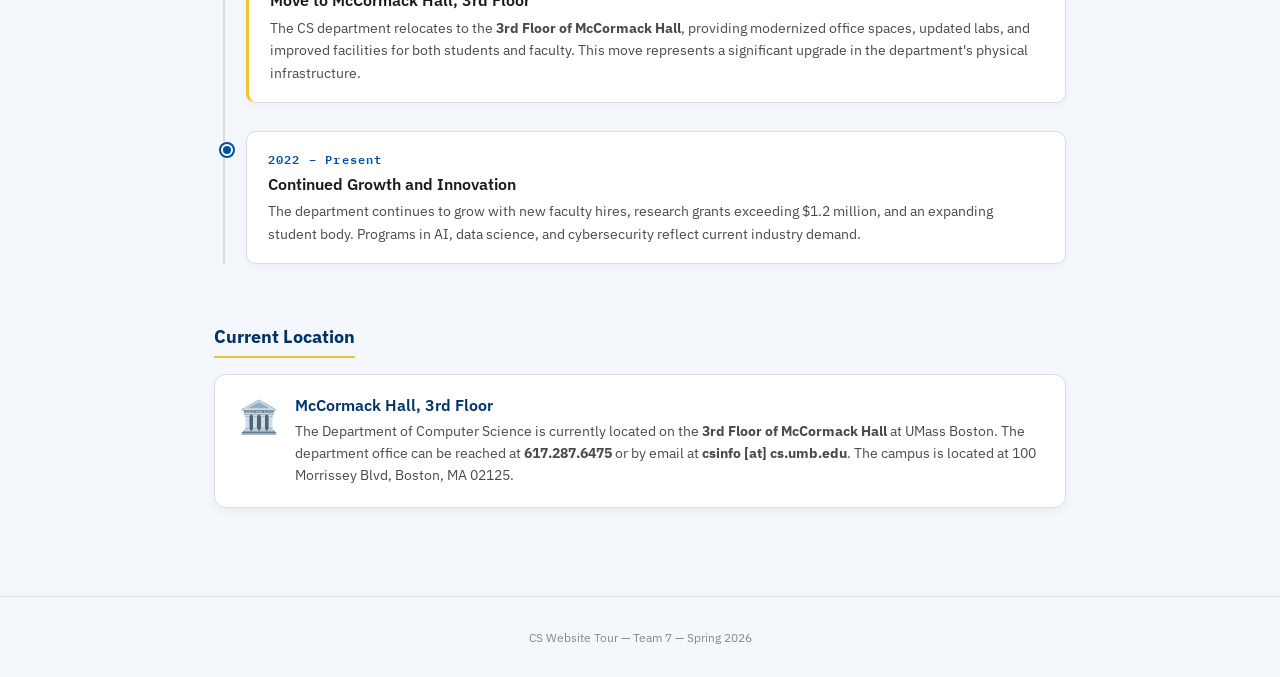
<file: History.html>
<!DOCTYPE html>
<html>
<head>
    <link rel="stylesheet" href="index.css">
    <title>History - CS Website Tour</title>
    <link href="https://fonts.googleapis.com/css2?family=IBM+Plex+Mono:wght@400;600&family=IBM+Plex+Sans:wght@300;400;600;700&display=swap" rel="stylesheet"/>
    <style>
        *, *::before, *::after { box-sizing: border-box; margin: 0; padding: 0; }

        :root {
            --bg: #f4f7fb;
            --surface: #ffffff;
            --dark-blue: #003366;
            --nav-blue: #00509e;
            --yellow: #f2c230;
            --yellow-dark: #ddb11f;
            --text-dark: #1a1a1a;
            --text-mid: #4a4a4a;
            --muted: #888;
            --border: #ddd;
            --accent: #00509e;
            --accent-light: #e8f0fb;
            --sans: 'IBM Plex Sans', sans-serif;
            --mono: 'IBM Plex Mono', monospace;
        }

        body {
            font-family: var(--sans);
            background: var(--bg);
            color: var(--text-dark);
            min-height: 100vh;
        }

        /* HEADER & NAVBAR — matches index.html exactly */
        .header {
            background-color: var(--dark-blue);
            color: white;
            padding: 40px;
            font-size: 40px;
            font-weight: bold;
            text-align: center;
        }

        .navbar {
            display: flex;
            justify-content: center;
            gap: 25px;
            background-color: var(--nav-blue);
            padding: 12px;
            flex-wrap: wrap;
        }

        .navbar a {
            color: white;
            text-decoration: none;
            font-size: 18px;
            padding: 8px 14px;
            border-radius: 6px;
            transition: 0.2s ease;
        }

        .navbar a:hover {
            background-color: var(--yellow);
            color: var(--dark-blue);
        }

        .navbar a.active {
            background-color: var(--yellow);
            color: var(--dark-blue);
        }

        /* PAGE LAYOUT */
        .page {
            max-width: 900px;
            margin: 0 auto;
            padding: 2.5rem 1.5rem;
        }

        .page-title {
            font-size: 1.8rem;
            font-weight: 700;
            margin-bottom: 0.4rem;
            color: var(--dark-blue);
        }

        .page-sub {
            font-size: 0.9rem;
            color: var(--muted);
            margin-bottom: 2.5rem;
            font-family: var(--mono);
        }

        /* INTRO CARD */
        .intro-card {
            background: var(--accent-light);
            border: 1px solid #b6d0f5;
            border-radius: 12px;
            padding: 1.25rem 1.5rem;
            margin-bottom: 2.5rem;
            font-size: 0.9rem;
            line-height: 1.7;
            color: var(--text-mid);
        }

        .intro-card strong { color: var(--text-dark); }

        /* STATS ROW */
        .stats-row {
            display: grid;
            grid-template-columns: repeat(auto-fit, minmax(160px, 1fr));
            gap: 1rem;
            margin: 2.5rem 0;
        }

        .stat-card {
            background: var(--surface);
            border: 1px solid var(--border);
            border-radius: 10px;
            padding: 1.1rem;
            text-align: center;
            box-shadow: 0 3px 10px rgba(0,0,0,0.05);
        }

        .stat-number {
            font-size: 1.8rem;
            font-weight: 700;
            color: var(--dark-blue);
            font-family: var(--mono);
        }

        .stat-label {
            font-size: 0.8rem;
            color: var(--muted);
            margin-top: 0.3rem;
        }

        /* SECTION TITLE */
        .section-title {
            font-size: 1.15rem;
            font-weight: 700;
            margin: 2rem 0 1rem;
            padding-bottom: 0.5rem;
            border-bottom: 2px solid var(--yellow);
            display: inline-block;
            color: var(--dark-blue);
        }

        /* TIMELINE */
        .timeline { position: relative; padding-left: 2rem; }

        .timeline::before {
            content: '';
            position: absolute;
            left: 0.55rem;
            top: 0;
            bottom: 0;
            width: 2px;
            background: var(--border);
        }

        .timeline-item {
            position: relative;
            margin-bottom: 1.75rem;
        }

        .timeline-item::before {
            content: '';
            position: absolute;
            left: -1.56rem;
            top: 0.85rem;
            width: 12px;
            height: 12px;
            border-radius: 50%;
            background: var(--nav-blue);
            border: 2px solid var(--surface);
            box-shadow: 0 0 0 2px var(--nav-blue);
        }

        .timeline-item.highlight::before {
            background: var(--yellow-dark);
            box-shadow: 0 0 0 2px var(--yellow-dark);
        }

        .timeline-card {
            background: var(--surface);
            border: 1px solid var(--border);
            border-radius: 10px;
            padding: 1.1rem 1.3rem;
            box-shadow: 0 3px 10px rgba(0,0,0,0.04);
            transition: box-shadow 0.15s, transform 0.15s, border-color 0.15s;
        }

        .timeline-card:hover {
            box-shadow: 0 4px 20px rgba(242, 194, 48, 0.18);
            border-color: var(--yellow);
            transform: translateY(-2px);
        }

        .timeline-item.highlight .timeline-card {
            border-left: 3px solid var(--yellow);
        }

        .timeline-year {
            font-family: var(--mono);
            font-size: 0.75rem;
            font-weight: 600;
            color: var(--nav-blue);
            letter-spacing: 0.1em;
            margin-bottom: 0.3rem;
        }

        .timeline-item.highlight .timeline-year {
            color: var(--yellow-dark);
        }

        .timeline-title {
            font-size: 1rem;
            font-weight: 600;
            color: var(--text-dark);
            margin-bottom: 0.4rem;
        }

        .timeline-desc {
            font-size: 0.875rem;
            color: var(--text-mid);
            line-height: 1.6;
        }

        /* TAG */
        .tag {
            display: inline-block;
            background: #fff3cd;
            color: #856404;
            border: 1px solid #ffc107;
            font-size: 0.7rem;
            padding: 2px 8px;
            border-radius: 20px;
            font-weight: 600;
            margin-bottom: 0.4rem;
        }

        /* LOCATION */
        .location-card {
            background: var(--surface);
            border: 1px solid var(--border);
            border-radius: 12px;
            padding: 1.25rem 1.5rem;
            display: flex;
            gap: 1rem;
            align-items: flex-start;
            margin-bottom: 1rem;
            box-shadow: 0 3px 10px rgba(0,0,0,0.05);
            transition: box-shadow 0.15s, border-color 0.15s;
        }

        .location-card:hover {
            border-color: var(--yellow);
            box-shadow: 0 4px 20px rgba(242, 194, 48, 0.18);
        }

        .location-icon {
            font-size: 2rem;
            flex-shrink: 0;
        }

        .location-title {
            font-size: 1rem;
            font-weight: 600;
            margin-bottom: 0.3rem;
            color: var(--dark-blue);
        }

        .location-desc {
            font-size: 0.875rem;
            color: var(--text-mid);
            line-height: 1.6;
        }

        footer {
            text-align: center;
            padding: 2rem 1rem;
            font-size: 0.78rem;
            color: var(--muted);
            border-top: 1px solid var(--border);
            margin-top: 2rem;
        }

        @media (max-width: 650px) {
            .header { font-size: 30px; padding: 28px; }
            .page-title { font-size: 1.4rem; }
            .timeline { padding-left: 1.5rem; }
        }
    </style>
</head>
<body>

<div class="header">History Of The CS Department</div>

<div class="navbar">
    <a href="index.html">Home</a>
    <a href="Student_Resources.html">Student Resources</a>
    <a href="Facilities.html">Facilities</a>
    <a href="Tutorials.html">Tutorials</a>
    <a href="Servers.html">How to Access CS Servers</a>
    <a href="History.html" class="active">History</a>
    <a href="FAQ.html">FAQ</a>
    <a href="Faculty.html">Faculty</a>
</div>

<div class="page">

    <div class="page-title">📖 History of the CS Department</div>
    <div class="page-sub">UMass Boston — Department of Computer Science</div>

    <div class="intro-card">
        The <strong>UMass Boston Department of Computer Science</strong> has grown from a small academic program
        into a thriving department offering undergraduate, graduate, and certificate programs.
        Over the decades, the department has expanded its research, faculty, and facilities
        to serve thousands of students in the Greater Boston area.
    </div>

    <!-- STATS -->
    <div class="stats-row">
        <div class="stat-card">
            <div class="stat-number">1965</div>
            <div class="stat-label">UMass Boston Founded</div>
        </div>
        <div class="stat-card">
            <div class="stat-number">3rd</div>
            <div class="stat-label">Floor, McCormack Hall</div>
        </div>
        <div class="stat-card">
            <div class="stat-number">BS/BA</div>
            <div class="stat-label">Undergraduate Degrees</div>
        </div>
        <div class="stat-card">
            <div class="stat-number">MS/PhD</div>
            <div class="stat-label">Graduate Programs</div>
        </div>
    </div>

    <!-- TIMELINE -->
    <div class="section-title">Department Timeline</div>
    <div class="timeline">

        <div class="timeline-item">
            <div class="timeline-card">
                <div class="timeline-year">1965</div>
                <div class="timeline-title">UMass Boston is Founded</div>
                <div class="timeline-desc">
                    The University of Massachusetts Boston is established as an urban public
                    research university, beginning with a small set of academic departments
                    including early computing courses.
                </div>
            </div>
        </div>

        <div class="timeline-item">
            <div class="timeline-card">
                <div class="timeline-year">1970s</div>
                <div class="timeline-title">Computer Science Program Begins</div>
                <div class="timeline-desc">
                    The formal Computer Science program is introduced, offering foundational
                    courses in programming, data structures, and algorithms to meet growing
                    demand in the technology field.
                </div>
            </div>
        </div>

        <div class="timeline-item">
            <div class="timeline-card">
                <div class="timeline-year">1980s – 1990s</div>
                <div class="timeline-title">Program Expansion</div>
                <div class="timeline-desc">
                    The department expands its curriculum to include advanced topics such as
                    artificial intelligence, databases, networking, and software engineering.
                    Graduate programs are introduced to support research and advanced study.
                </div>
            </div>
        </div>

        <div class="timeline-item">
            <div class="timeline-card">
                <div class="timeline-year">2000s</div>
                <div class="timeline-title">Research Growth</div>
                <div class="timeline-desc">
                    Faculty research expands significantly in areas including machine learning,
                    bioinformatics, distributed systems, and human-computer interaction.
                    The department begins receiving major research grants and funding.
                </div>
            </div>
        </div>

        <div class="timeline-item">
            <div class="timeline-card">
                <div class="timeline-year">2010s</div>
                <div class="timeline-title">New Programs and Partnerships</div>
                <div class="timeline-desc">
                    The department introduces certificate programs, an IT degree, and an
                    Honors Program. Partnerships with local tech companies provide students
                    with internship and career opportunities in the Greater Boston area.
                </div>
            </div>
        </div>

        <div class="timeline-item highlight">
            <div class="timeline-card">
                <div class="tag">⭐ Major Milestone</div>
                <div class="timeline-year">2021</div>
                <div class="timeline-title">Move to McCormack Hall, 3rd Floor</div>
                <div class="timeline-desc">
                    The CS department relocates to the <strong>3rd Floor of McCormack Hall</strong>,
                    providing modernized office spaces, updated labs, and improved facilities
                    for both students and faculty. This move represents a significant upgrade
                    in the department's physical infrastructure.
                </div>
            </div>
        </div>

        <div class="timeline-item">
            <div class="timeline-card">
                <div class="timeline-year">2022 – Present</div>
                <div class="timeline-title">Continued Growth and Innovation</div>
                <div class="timeline-desc">
                    The department continues to grow with new faculty hires, research grants
                    exceeding $1.2 million, and an expanding student body. Programs in
                    AI, data science, and cybersecurity reflect current industry demand.
                </div>
            </div>
        </div>

    </div>

    <!-- LOCATION -->
    <div class="section-title">Current Location</div>
    <div class="location-card">
        <div class="location-icon">🏛️</div>
        <div>
            <div class="location-title">McCormack Hall, 3rd Floor</div>
            <div class="location-desc">
                The Department of Computer Science is currently located on the
                <strong>3rd Floor of McCormack Hall</strong> at UMass Boston.
                The department office can be reached at <strong>617.287.6475</strong>
                or by email at <strong>csinfo [at] cs.umb.edu</strong>.
                The campus is located at 100 Morrissey Blvd, Boston, MA 02125.
            </div>
        </div>
    </div>

</div>

<footer>CS Website Tour &mdash; Team 7 &mdash; Spring 2026</footer>

</body>
</html>
</file>
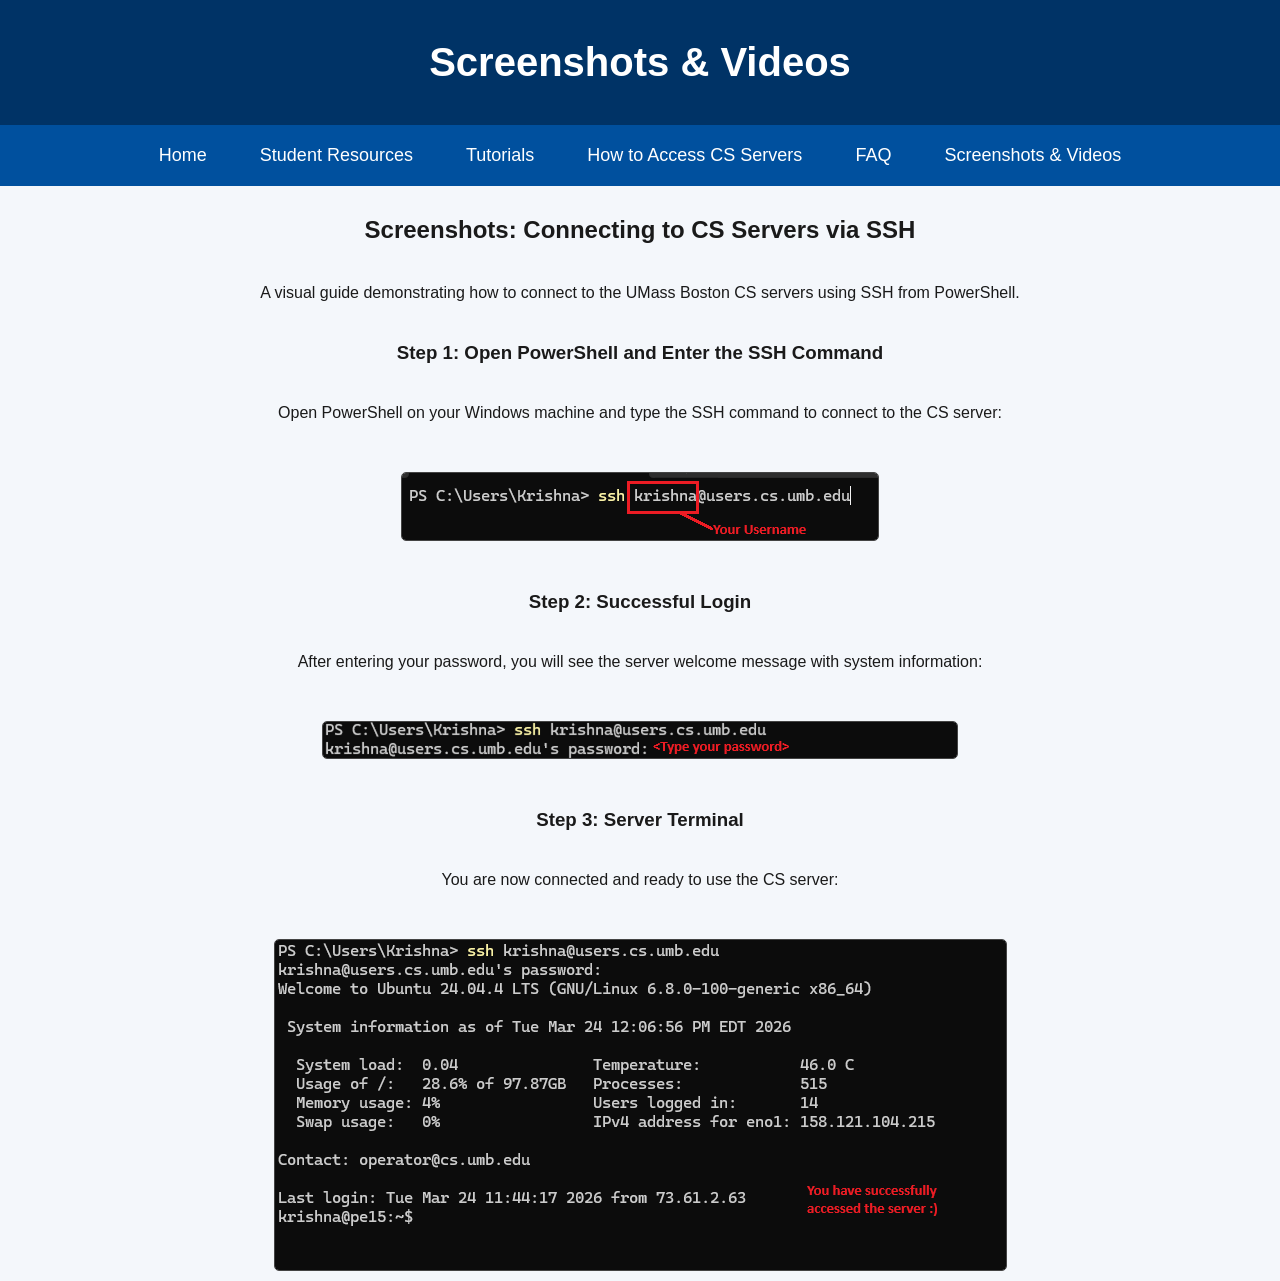
<file: screenshots_videos.html>
<!DOCTYPE html>
<html lang="en">
<head>
    <meta charset="UTF-8">
    <meta name="viewport" content="width=device-width, initial-scale=1.0">
    <title>Screenshots & Videos - CS Website Tour</title>
    <link rel="stylesheet" href="index.css">
</head>
<body>
<div class="header">
    Screenshots & Videos
</div>
<div class="navbar">
    <a href="index.html">Home</a>
    <a href="Student_Resources.html">Student Resources</a>
    <a href="Tutorials.html">Tutorials</a>
    <a href="Servers.html">How to Access CS Servers</a>
    <a href="FAQ.html">FAQ</a>
    <a href="screenshots_videos.html">Screenshots & Videos</a>
</div>
<div class="middle">
    <h2>Screenshots: Connecting to CS Servers via SSH</h2>
    <p>A visual guide demonstrating how to connect to the UMass Boston CS servers using SSH from PowerShell.</p>

    <h3>Step 1: Open PowerShell and Enter the SSH Command</h3>
    <p>Open PowerShell on your Windows machine and type the SSH command to connect to the CS server:</p>
    <img src="Media/Screenshot%202026-03-24%20120650.png" alt="SSH command in PowerShell" style="max-width: 100%; height: auto; border: 1px solid #444; border-radius: 5px; margin: 10px 0;">

    <h3>Step 2: Successful Login</h3>
    <p>After entering your password, you will see the server welcome message with system information:</p>
    <img src="Media/Screenshot%202026-03-26%20130535.png" alt="Successful SSH login showing system info" style="max-width: 100%; height: auto; border: 1px solid #444; border-radius: 5px; margin: 10px 0;">

    <h3>Step 3: Server Terminal</h3>
    <p>You are now connected and ready to use the CS server:</p>
    <img src="Media/Untitled.png" alt="Server terminal session" style="max-width: 100%; height: auto; border: 1px solid #444; border-radius: 5px; margin: 10px 0;">
</div>
</body>
</html>
</file>
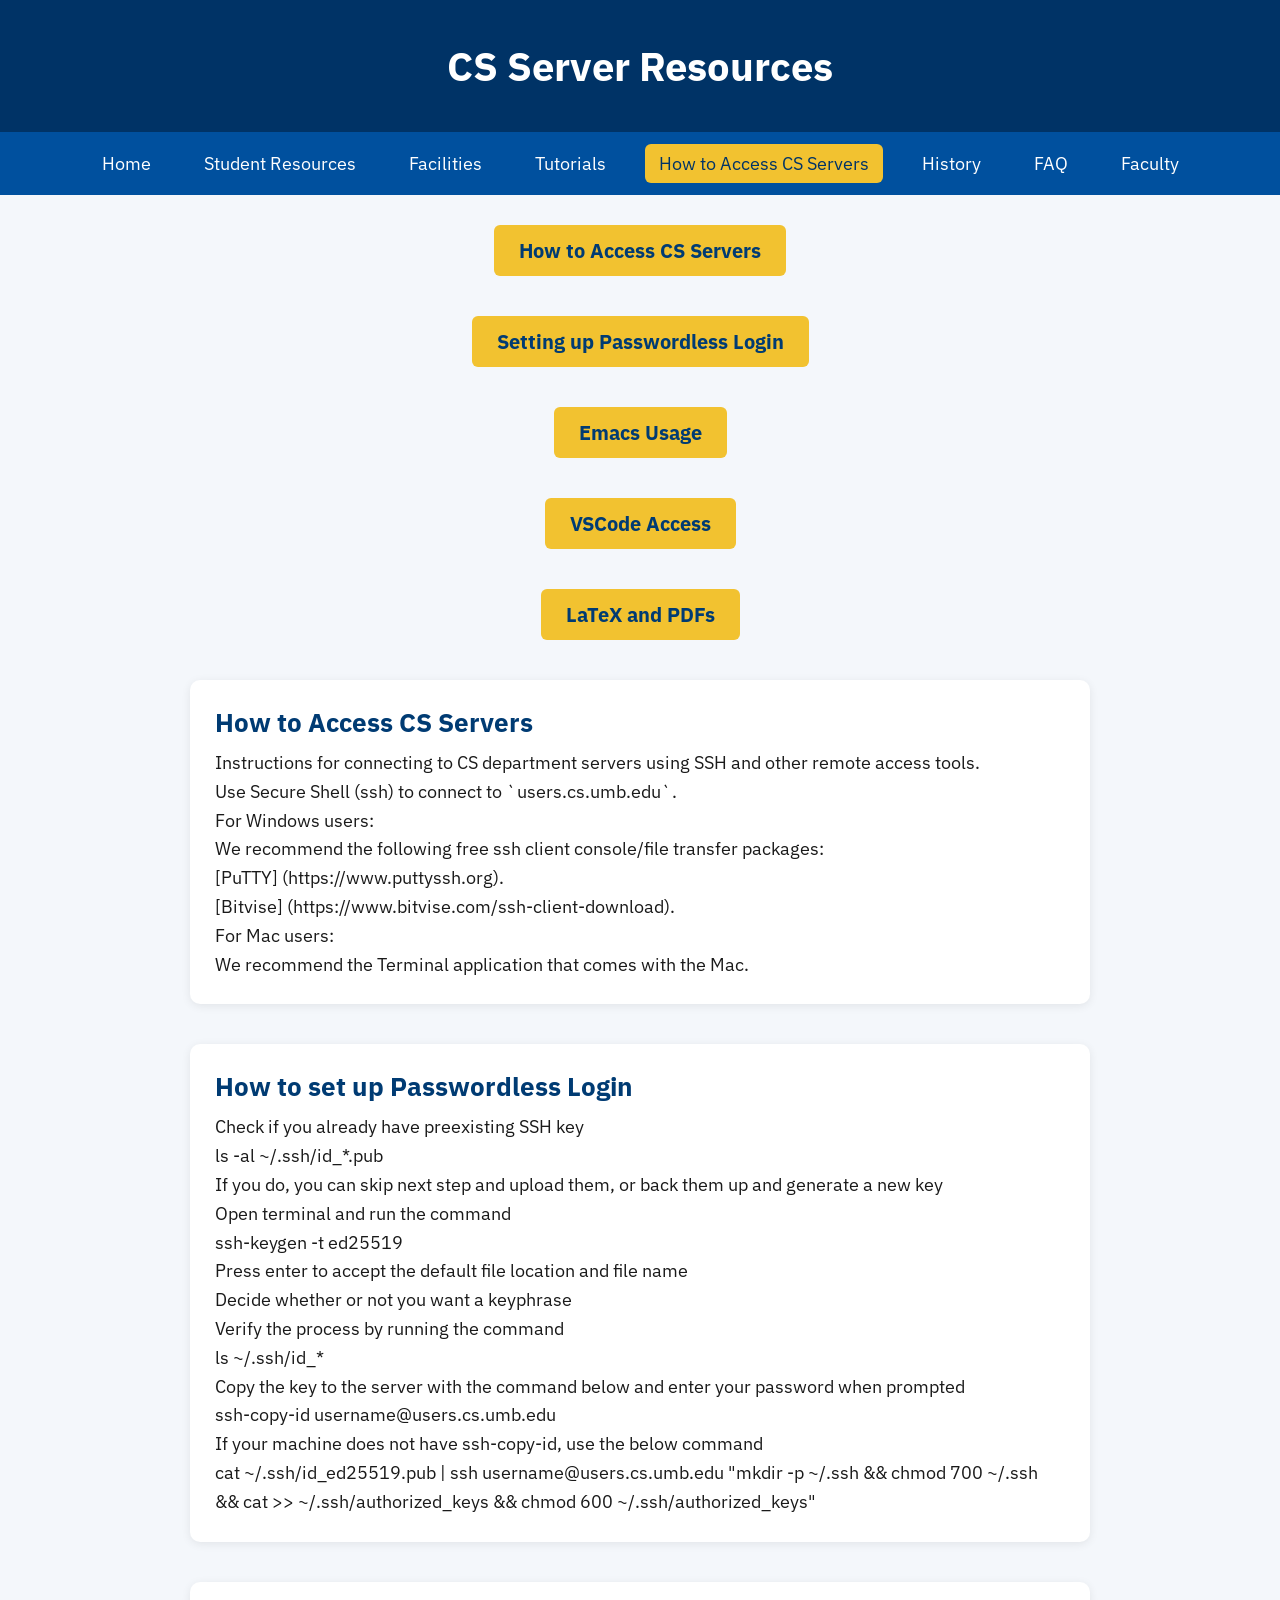
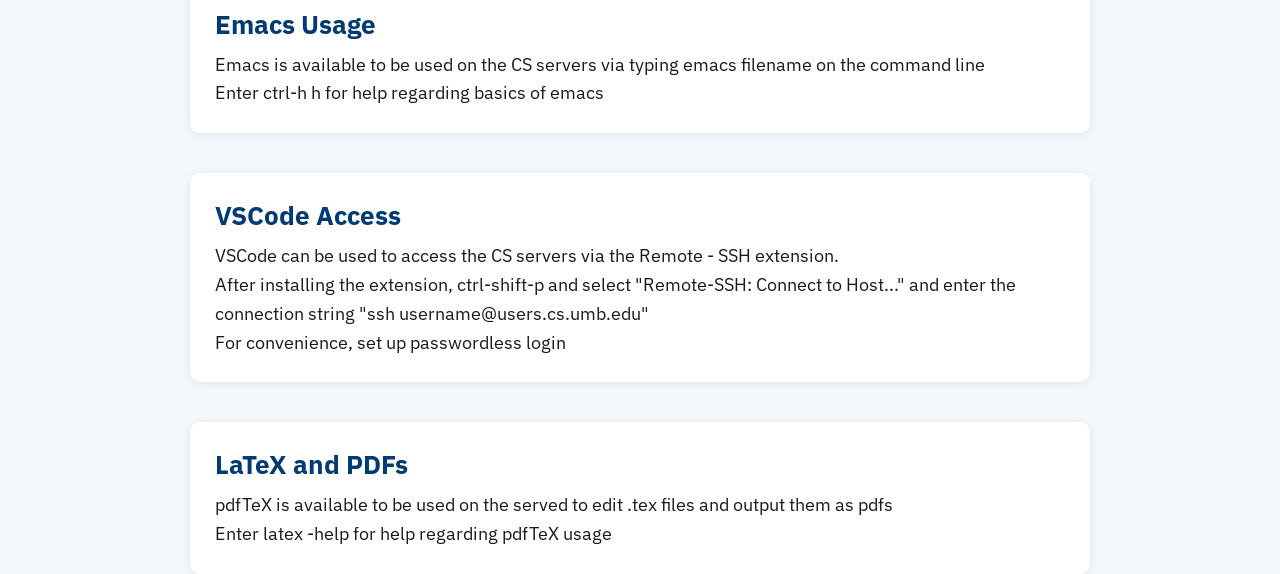
<file: Servers.html>
<html>
<head>
    <link rel="stylesheet" href="index.css">
    <title>How to Access CS Servers</title>
    <link href="https://fonts.googleapis.com/css2?family=IBM+Plex+Mono:wght@400;600&family=IBM+Plex+Sans:wght@300;400;600;700&display=swap" rel="stylesheet"/>
</head>

<body>

<div class="header">
    CS Server Resources
</div>

<div class="navbar">
    <a href="index.html">Home</a>
    <a href="Student_Resources.html">Student Resources</a>
    <a href="Facilities.html">Facilities</a>
    <a href="Tutorials.html">Tutorials</a>
    <a href="Servers.html" class="active">How to Access CS Servers</a>
    <a href="History.html">History</a>
    <a href="FAQ.html">FAQ</a>
    <a href="Faculty.html">Faculty</a>
</div>

<div class="middle">
    <a class="link-button"
       href="#servers">How to Access CS Servers</a>
    <a class="link-button"
       href="#How to set up Passwordless Login">Setting up Passwordless Login</a>
    <a class="link-button"
       href="#Emacs usage">Emacs Usage</a>
    <a class="link-button"
       href="#VSCode access">VSCode Access</a>
    <a class="link-button"
       href="#LaTeX and PDFs">LaTeX and PDFs</a>
    
    <div class="section" id="servers">
        <div class="section-title">How to Access CS Servers</div>
        <div class="section-content">
            Instructions for connecting to CS department servers using SSH and other remote access tools.
        <br>
            Use Secure Shell (ssh) to connect to `users.cs.umb.edu`.
        <br>
            For Windows users:
        <br>
            We recommend the following free ssh client console/file transfer packages:
        <br>
            [PuTTY] (https://www.puttyssh.org).
        <br>
            [Bitvise] (https://www.bitvise.com/ssh-client-download).
        <br>
            For Mac users:
        <br>
            We recommend the Terminal application that comes with the Mac.
        </div>
    </div>

    <div class="section" id="How to set up Passwordless Login">
        <div class="section-title">How to set up Passwordless Login</div>
        <div class="section-content">
        Check if you already have preexisting SSH key 
                <br> 
                    ls -al ~/.ssh/id_*.pub
                <br> 
                    If you do, you can skip next step and upload them, or back them up and generate a new key
                <br>
                    Open terminal and run the command 
                <br>
                    ssh-keygen -t ed25519
                <br> 
                    Press enter to accept the default file location and file name
                <br>
                    Decide whether or not you want a keyphrase
                <br> 
                    Verify the process by running the command
                <br>
                    ls ~/.ssh/id_*
                <br>
                    Copy the key to the server with the command below and enter your password when prompted
                <br> 
                    ssh-copy-id username@users.cs.umb.edu
                <br>
                    If your machine does not have ssh-copy-id, use the below command
                <br> 
                    cat ~/.ssh/id_ed25519.pub | ssh username@users.cs.umb.edu "mkdir -p ~/.ssh && chmod 700 ~/.ssh && cat >> ~/.ssh/authorized_keys && chmod 600 ~/.ssh/authorized_keys"
                <br>
        </div>
    </div>

    <div class="section" id="Emacs usage">
        <div class="section-title">Emacs Usage</div>
        <div class="section-content">
        Emacs is available to be used on the CS servers via typing emacs filename on the command line
            <br> 
            Enter ctrl-h h for help regarding basics of emacs
            <br> 
        </div>
    </div>

    <div class="section" id="VSCode access">
        <div class="section-title">VSCode Access</div>
        <div class="section-content">
        VSCode can be used to access the CS servers via the Remote - SSH extension.

            <br>
            After installing the extension, ctrl-shift-p and select "Remote-SSH: Connect to Host..." and enter the connection string "ssh username@users.cs.umb.edu"
            <br> For convenience, set up passwordless login
            
        </div>
    </div>
    <div class="section" id="LaTeX and PDFs">
        <div class="section-title">LaTeX and PDFs</div>
        <div class="section-content">
        pdfTeX is available to be used on the served to edit .tex files and output them as pdfs

            <br>
            Enter latex -help for help regarding pdfTeX usage
            <br> 

        </div>
    </div>

</div>

</body>
</html>
</file>
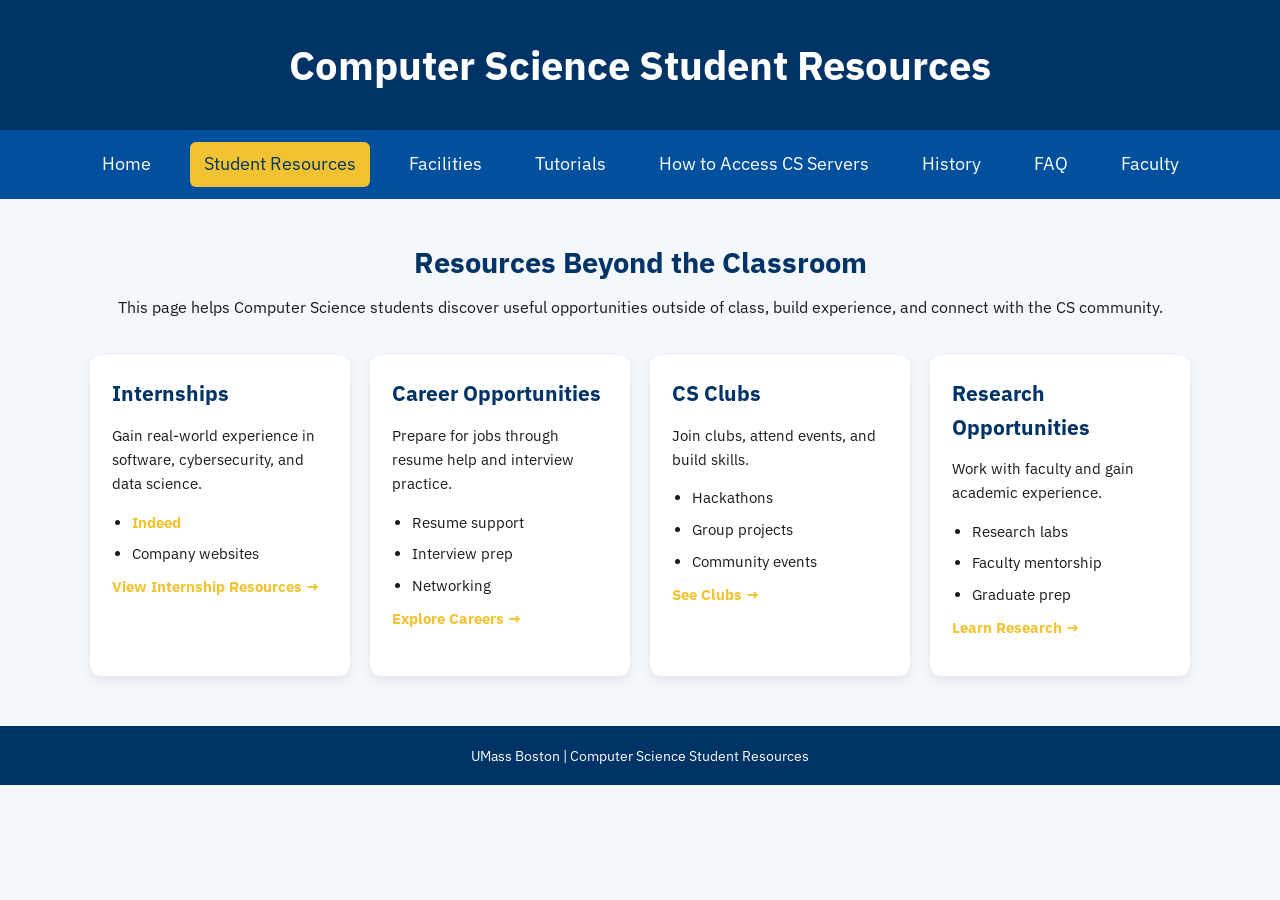
<file: Student_Resources.html>
<!DOCTYPE html>
<html lang="en">
<head>
  <meta charset="UTF-8" />
  <meta name="viewport" content="width=device-width, initial-scale=1.0" />
  <title>CS Student Resources | UMass Boston</title>

  <link href="https://fonts.googleapis.com/css2?family=IBM+Plex+Mono:wght@400;600&family=IBM+Plex+Sans:wght@300;400;600;700&display=swap" rel="stylesheet"/>
  <style>
    * {
      margin: 0;
      padding: 0;
      box-sizing: border-box;
    }

    :root {
      --bg: #f4f7fb;
      --surface: #ffffff;
      --dark-blue: #003366;
      --nav-blue: #00509e;
      --yellow: #f2c230;
      --text-dark: #1a1a1a;
      --text-mid: #4a4a4a;
      --border: #ddd;
      --sans: 'IBM Plex Sans', sans-serif;
    }

    body {
      font-family: var(--sans);
      background-color: var(--bg);
      color: var(--text-dark);
      line-height: 1.6;
    }

    header {
      background-color: var(--dark-blue);
      color: white;
      padding: 33px;
      font-size: 40px;
      font-weight: bold;
      text-align: center;
    }

    .navbar {
      display: flex;
      justify-content: center;
      gap: 25px;
      background-color: var(--nav-blue);
      padding: 12px;
      flex-wrap: wrap;
    }

    .navbar a {
      color: white;
      text-decoration: none;
      font-size: 18px;
      padding: 8px 14px;
      border-radius: 6px;
      transition: 0.2s ease;
    }

    .navbar a:hover {
      background-color: var(--yellow);
      color: var(--dark-blue);
    }

    .navbar a.active {
      background-color: var(--yellow);
      color: var(--dark-blue);
    }

    .container {
      width: 90%;
      max-width: 1100px;
      margin: 40px auto;
    }

    .intro {
      text-align: center;
      margin-bottom: 35px;
    }

    .intro h2 {
      color: #003366;
      margin-bottom: 10px;
      font-size: 1.8rem;
    }

    .cards {
      display: grid;
      grid-template-columns: repeat(auto-fit, minmax(240px, 1fr));
      gap: 20px;
    }

    .card {
      background: white;
      padding: 22px;
      border-radius: 12px;
      box-shadow: 0 4px 12px rgba(0, 0, 0, 0.08);
      transition: transform 0.2s ease;
    }

    .card:hover {
      transform: translateY(-5px);
    }

    .card h3 {
      color: #003366;
      margin-bottom: 12px;
      font-size: 1.3rem;
    }

    .card p {
      font-size: 0.95rem;
      margin-bottom: 15px;
    }

    .card ul {
      padding-left: 20px;
    }

    .card ul li {
      margin-bottom: 8px;
      font-size: 0.93rem;
    }

    .card a {
      color: #f2c230;
      text-decoration: none;
      font-weight: bold;
    }

    .card a:hover {
      text-decoration: underline;
    }

    footer {
      margin-top: 50px;
      background-color: #003366;
      color: white;
      text-align: center;
      padding: 18px;
      font-size: 0.9rem;
    }

    @media (max-width: 600px) {
      header h1 {
        font-size: 1.7rem;
      }

      .navbar a {
        display: inline-block;
        margin: 8px 10px;
      }
    }
  </style>
</head>

<body>

  <header>
    Computer Science Student Resources
  </header>

  <div class="navbar">
    <a href="index.html">Home</a>
    <a href="Student_Resources.html" class="active">Student Resources</a>
    <a href="Facilities.html">Facilities</a>
    <a href="Tutorials.html">Tutorials</a>
    <a href="Servers.html">How to Access CS Servers</a>
    <a href="History.html">History</a>
    <a href="FAQ.html">FAQ</a>
    <a href="Faculty.html">Faculty</a>
  </div>

  <div class="container">
    <div class="intro">
      <h2>Resources Beyond the Classroom</h2>
      <p>
        This page helps Computer Science students discover useful opportunities outside of class,
        build experience, and connect with the CS community.
      </p>
    </div>

    <div class="cards">

      <div class="card">
        <h3>Internships</h3>
        <p>Gain real-world experience in software, cybersecurity, and data science.</p>
        <ul>
          <li><a href="https://www.indeed.com/q-computer-science-internship-jobs.html" target="_blank">Indeed</a></li>
          <li>Company websites</li>
        </ul>
        <p><a href="https://careers.google.com/students/" target="_blank">View Internship Resources →</a></p>
      </div>
      
      <div class="card">
        <h3>Career Opportunities</h3>
        <p>Prepare for jobs through resume help and interview practice.</p>
        <ul>
          <li>Resume support</li>
          <li>Interview prep</li>
          <li>Networking</li>
        </ul>
        <p><a href="https://aces.umb.edu/resources/sample-resumes-by-career-community/" target="_blank">Explore Careers →</a></p>
      </div>

      <div class="card">
        <h3>CS Clubs</h3>
        <p>Join clubs, attend events, and build skills.</p>
        <ul>
          <li>Hackathons</li>
          <li>Group projects</li>
          <li>Community events</li>
        </ul>
        <p><a href="https://discord.gg/f39QD5QQX" target="_blank">See Clubs →</a></p>
      </div>

      <div class="card">
        <h3>Research Opportunities</h3>
        <p>Work with faculty and gain academic experience.</p>
        <ul>
          <li>Research labs</li>
          <li>Faculty mentorship</li>
          <li>Graduate prep</li>
        </ul>
        <p><a href="https://www.umb.edu/research/student-research/" target="_blank">Learn Research →</a></p>
      </div>
    </div>

  </div>

  <footer>
    <p>UMass Boston | Computer Science Student Resources</p>
  </footer>

</body>
</html/>
</file>
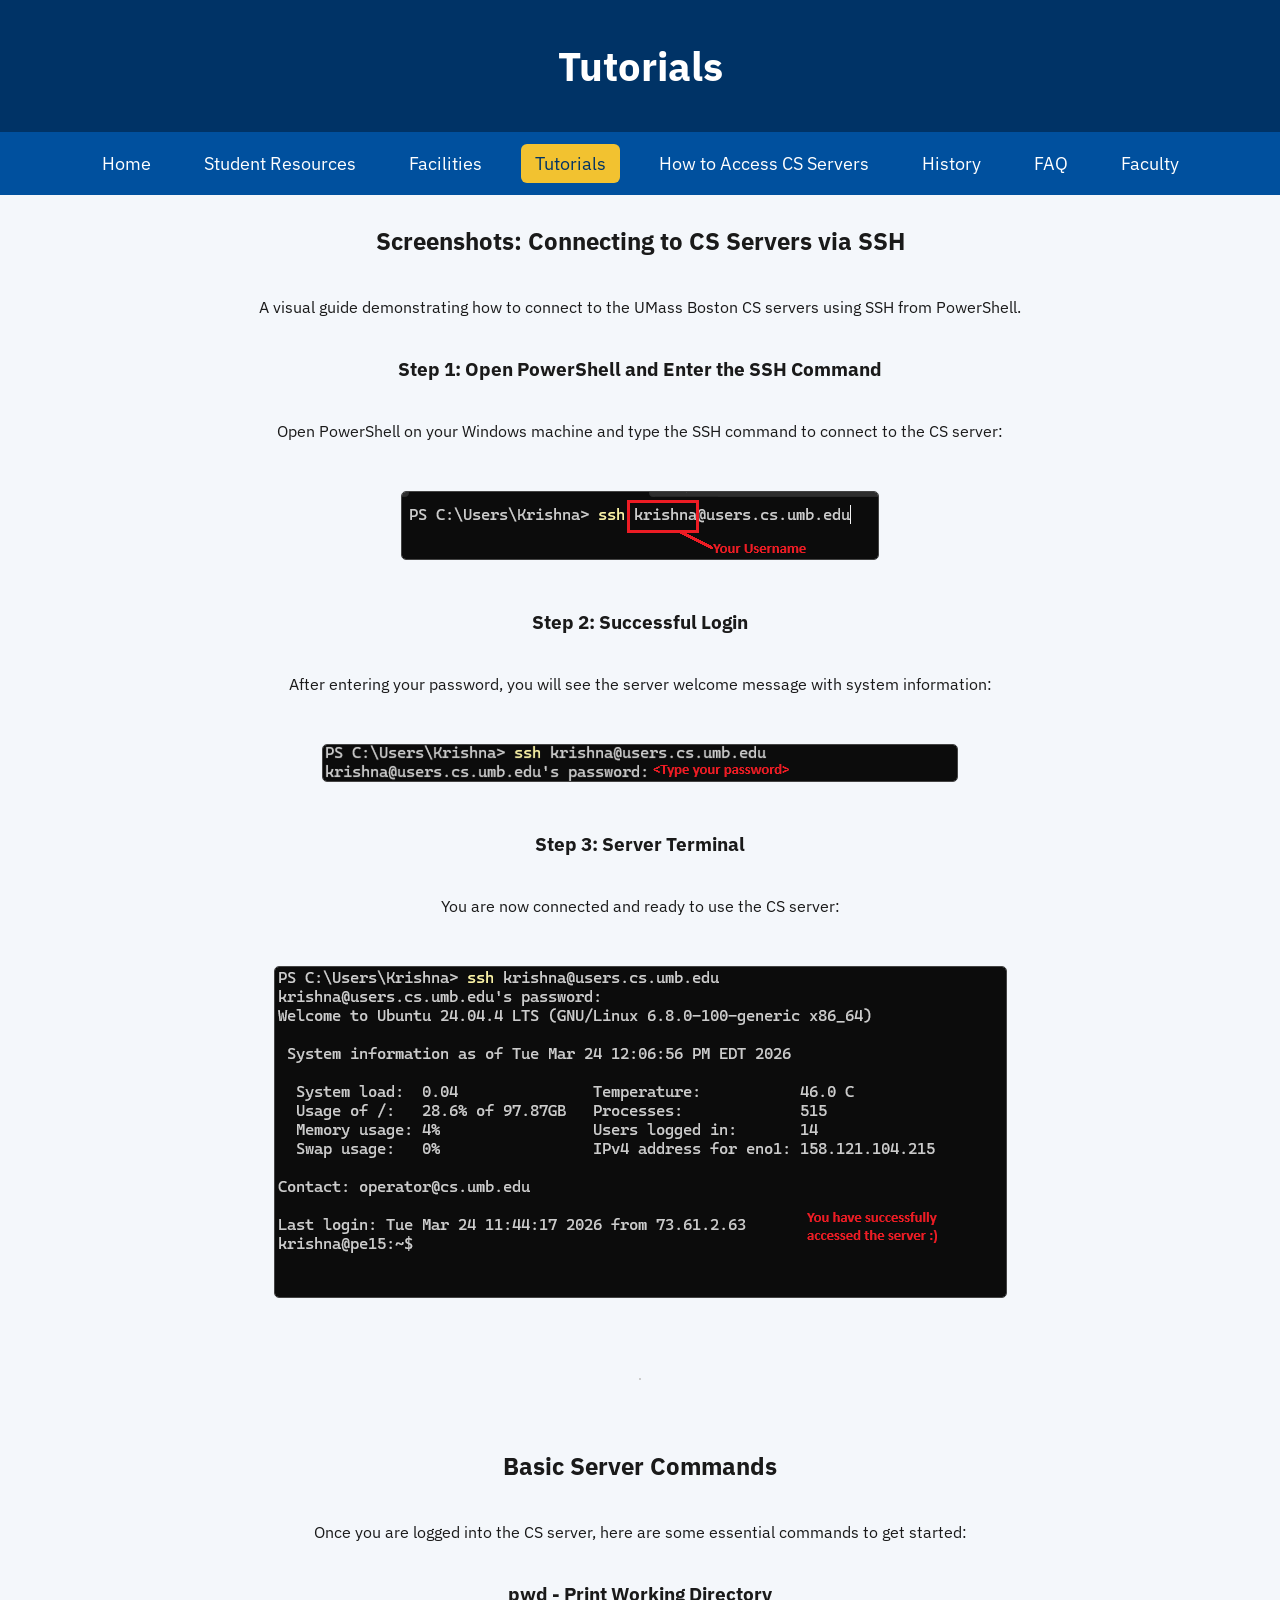
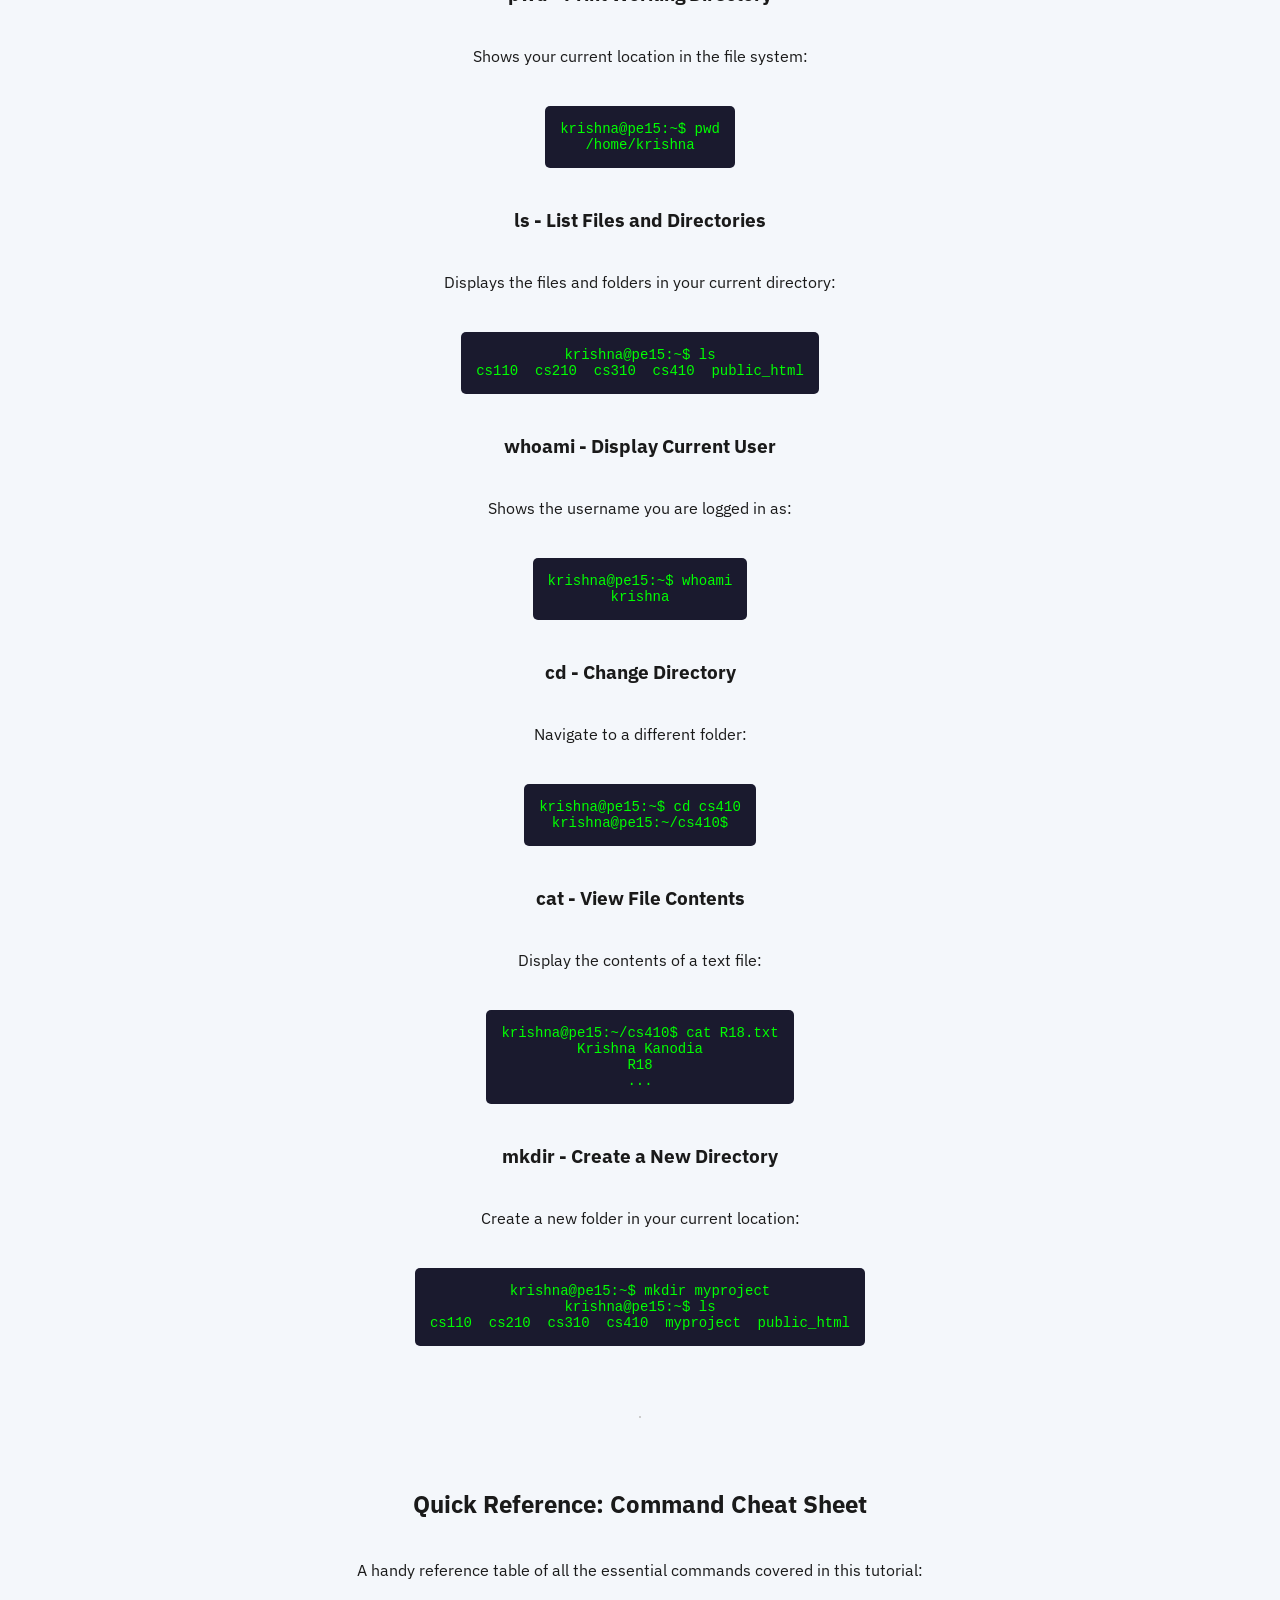
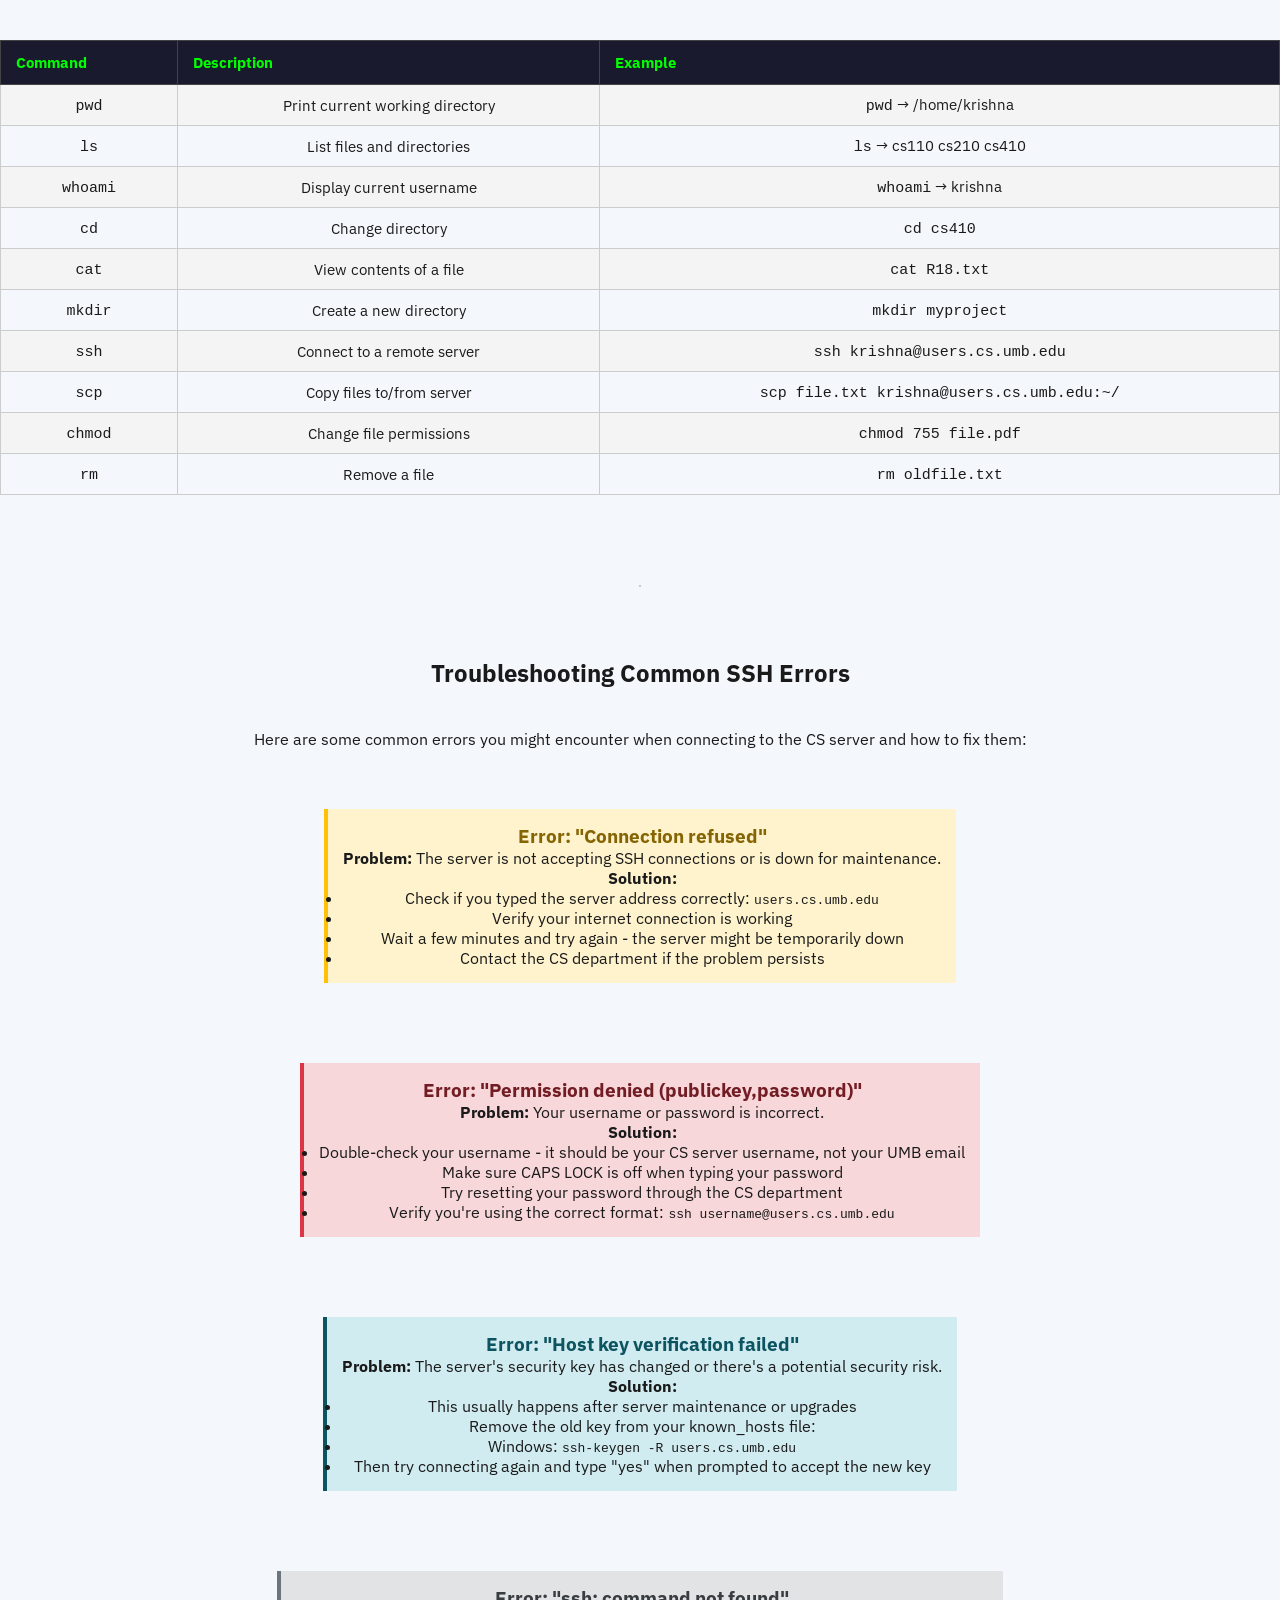
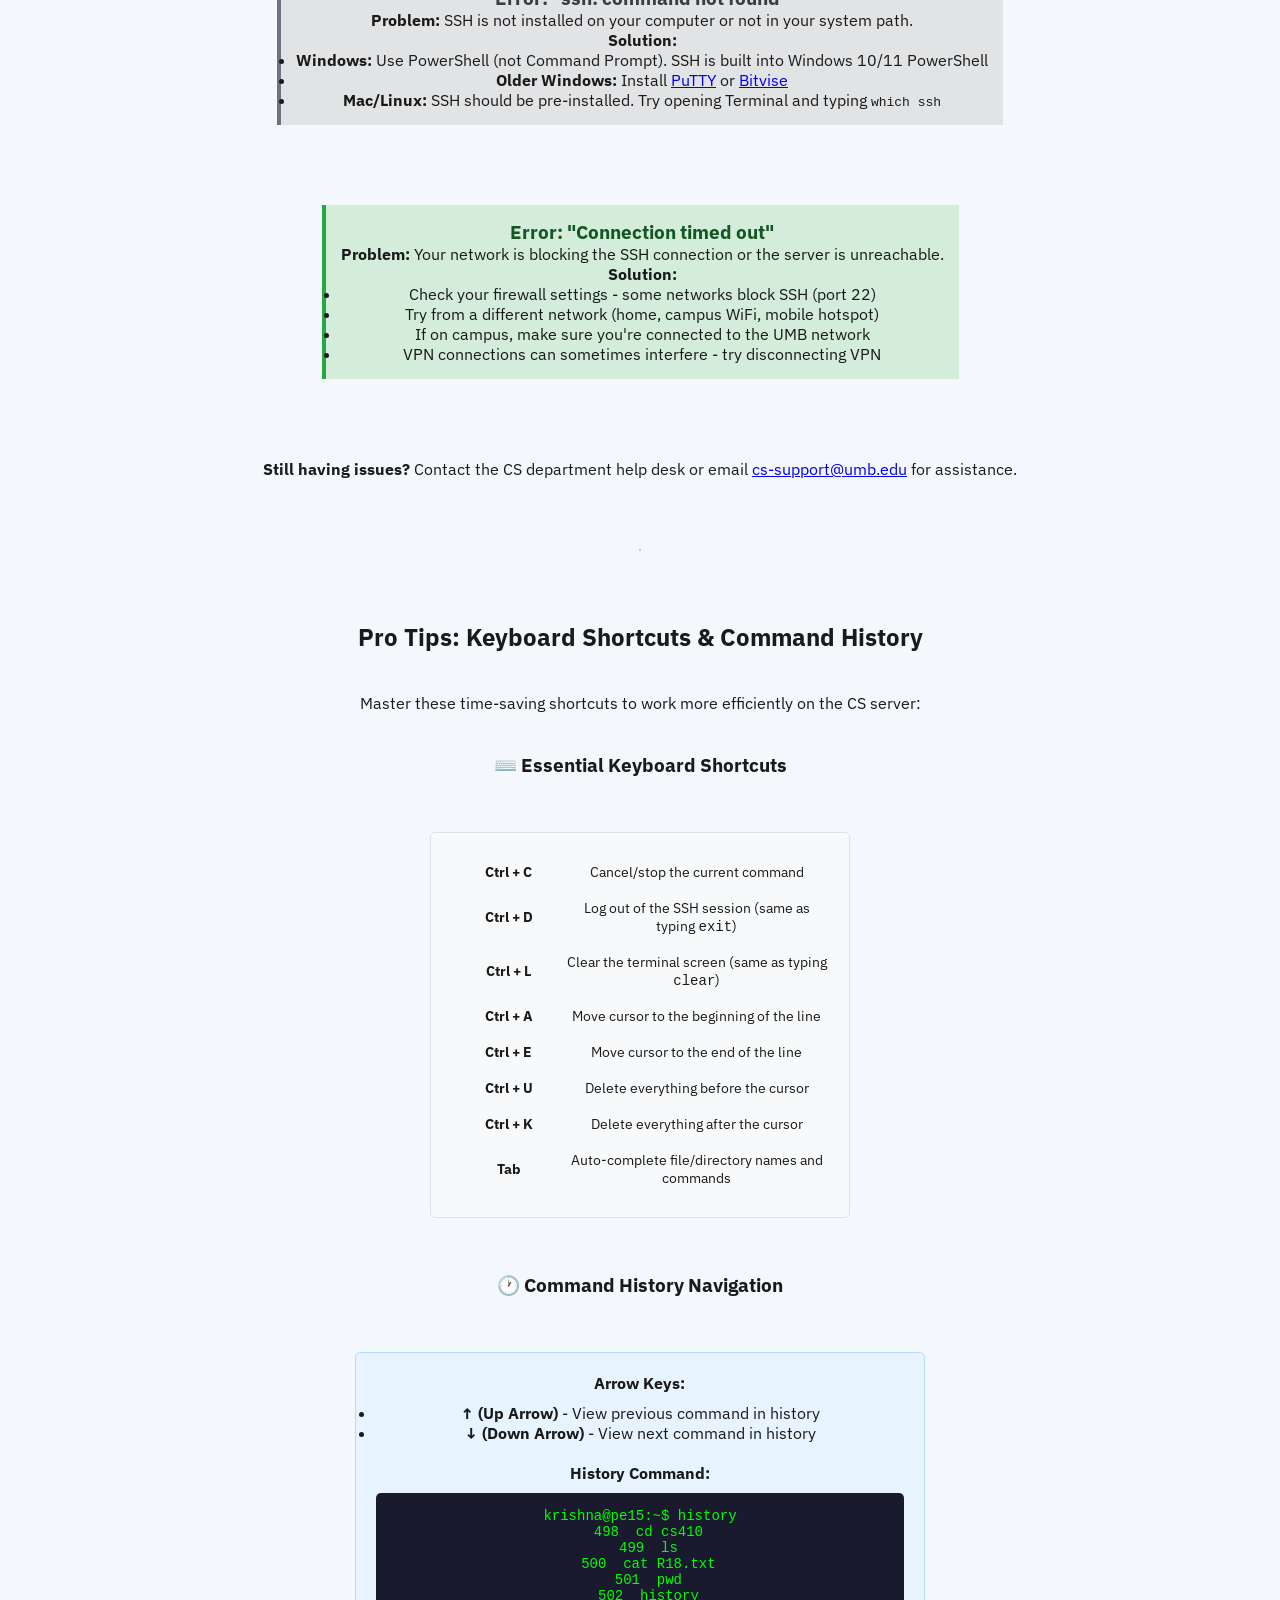
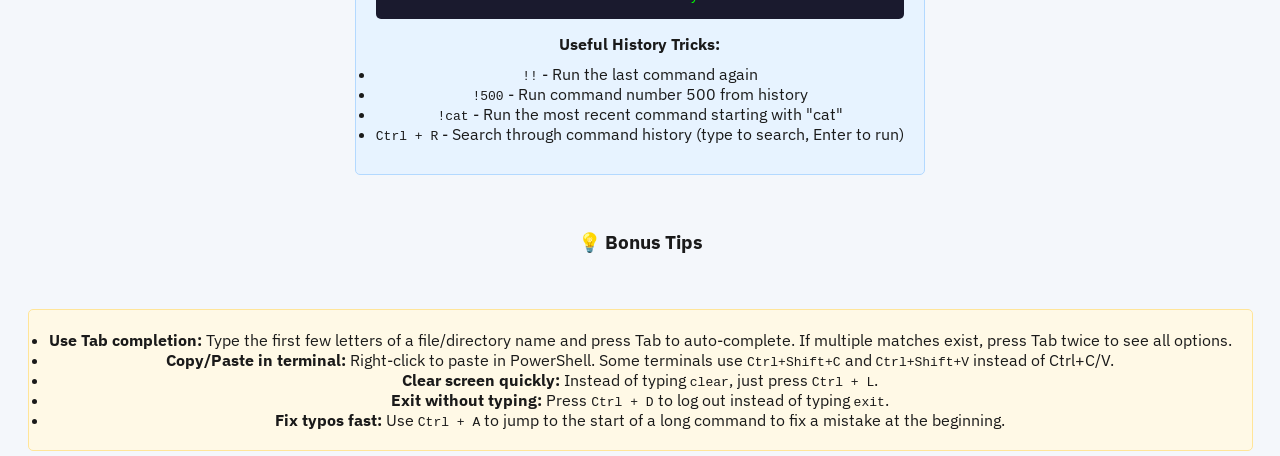
<file: Tutorials.html>
<!DOCTYPE html>
<html lang="en">
<head>
    <meta charset="UTF-8">
    <meta name="viewport" content="width=device-width, initial-scale=1.0">
    <title>Tutorials - CS Website Tour</title>
    <link rel="stylesheet" href="index.css">
    <link href="https://fonts.googleapis.com/css2?family=IBM+Plex+Mono:wght@400;600&family=IBM+Plex+Sans:wght@300;400;600;700&display=swap" rel="stylesheet"/>
</head>
<body>
<div class="header">
    Tutorials
</div>
    <div class="navbar">
        <a href="index.html">Home</a>
        <a href="Student_Resources.html">Student Resources</a>
        <a href="Facilities.html">Facilities</a>
        <a href="Tutorials.html" class="active">Tutorials</a>
        <a href="Servers.html">How to Access CS Servers</a>
        <a href="History.html">History</a>
        <a href="FAQ.html">FAQ</a>
        <a href="Faculty.html">Faculty</a>
    </div>
<div class="middle">
    <h2>Screenshots: Connecting to CS Servers via SSH</h2>
    <p>A visual guide demonstrating how to connect to the UMass Boston CS servers using SSH from PowerShell.</p>

    <h3>Step 1: Open PowerShell and Enter the SSH Command</h3>
    <p>Open PowerShell on your Windows machine and type the SSH command to connect to the CS server:</p>
    <img src="Media/Screenshot%202026-03-24%20120650.png" alt="SSH command in PowerShell" style="max-width: 100%; height: auto; border: 1px solid #444; border-radius: 5px; margin: 10px 0;">

    <h3>Step 2: Successful Login</h3>
    <p>After entering your password, you will see the server welcome message with system information:</p>
    <img src="Media/Screenshot%202026-03-26%20130535.png" alt="Successful SSH login showing system info" style="max-width: 100%; height: auto; border: 1px solid #444; border-radius: 5px; margin: 10px 0;">

    <h3>Step 3: Server Terminal</h3>
    <p>You are now connected and ready to use the CS server:</p>
    <img src="Media/Untitled.png" alt="Server terminal session" style="max-width: 100%; height: auto; border: 1px solid #444; border-radius: 5px; margin: 10px 0;">

    <hr style="margin: 30px 0; border: 1px solid #ccc;">

    <h2>Basic Server Commands</h2>
    <p>Once you are logged into the CS server, here are some essential commands to get started:</p>

    <h3>pwd - Print Working Directory</h3>
    <p>Shows your current location in the file system:</p>
    <pre style="background-color: #1a1a2e; color: #00ff00; padding: 15px; border-radius: 5px; font-size: 14px; overflow-x: auto;">
krishna@pe15:~$ pwd
/home/krishna</pre>

    <h3>ls - List Files and Directories</h3>
    <p>Displays the files and folders in your current directory:</p>
    <pre style="background-color: #1a1a2e; color: #00ff00; padding: 15px; border-radius: 5px; font-size: 14px; overflow-x: auto;">
krishna@pe15:~$ ls
cs110  cs210  cs310  cs410  public_html</pre>

    <h3>whoami - Display Current User</h3>
    <p>Shows the username you are logged in as:</p>
    <pre style="background-color: #1a1a2e; color: #00ff00; padding: 15px; border-radius: 5px; font-size: 14px; overflow-x: auto;">
krishna@pe15:~$ whoami
krishna</pre>

    <h3>cd - Change Directory</h3>
    <p>Navigate to a different folder:</p>
    <pre style="background-color: #1a1a2e; color: #00ff00; padding: 15px; border-radius: 5px; font-size: 14px; overflow-x: auto;">
krishna@pe15:~$ cd cs410
krishna@pe15:~/cs410$</pre>

    <h3>cat - View File Contents</h3>
    <p>Display the contents of a text file:</p>
    <pre style="background-color: #1a1a2e; color: #00ff00; padding: 15px; border-radius: 5px; font-size: 14px; overflow-x: auto;">
krishna@pe15:~/cs410$ cat R18.txt
Krishna Kanodia
R18
...</pre>

    <h3>mkdir - Create a New Directory</h3>
    <p>Create a new folder in your current location:</p>
    <pre style="background-color: #1a1a2e; color: #00ff00; padding: 15px; border-radius: 5px; font-size: 14px; overflow-x: auto;">
krishna@pe15:~$ mkdir myproject
krishna@pe15:~$ ls
cs110  cs210  cs310  cs410  myproject  public_html</pre>
<hr style="margin: 30px 0; border: 1px solid #ccc;">

    <h2>Quick Reference: Command Cheat Sheet</h2>
    <p>A handy reference table of all the essential commands covered in this tutorial:</p>

    <table style="width: 100%; border-collapse: collapse; margin: 20px 0; font-size: 15px;">
        <thead>
            <tr style="background-color: #1a1a2e; color: #00ff00;">
                <th style="padding: 12px 15px; text-align: left; border: 1px solid #444;">Command</th>
                <th style="padding: 12px 15px; text-align: left; border: 1px solid #444;">Description</th>
                <th style="padding: 12px 15px; text-align: left; border: 1px solid #444;">Example</th>
            </tr>
        </thead>
        <tbody>
            <tr style="background-color: #f4f4f4;">
                <td style="padding: 10px 15px; border: 1px solid #ccc;"><code>pwd</code></td>
                <td style="padding: 10px 15px; border: 1px solid #ccc;">Print current working directory</td>
                <td style="padding: 10px 15px; border: 1px solid #ccc;"><code>pwd</code> → /home/krishna</td>
            </tr>
            <tr>
                <td style="padding: 10px 15px; border: 1px solid #ccc;"><code>ls</code></td>
                <td style="padding: 10px 15px; border: 1px solid #ccc;">List files and directories</td>
                <td style="padding: 10px 15px; border: 1px solid #ccc;"><code>ls</code> → cs110 cs210 cs410</td>
            </tr>
            <tr style="background-color: #f4f4f4;">
                <td style="padding: 10px 15px; border: 1px solid #ccc;"><code>whoami</code></td>
                <td style="padding: 10px 15px; border: 1px solid #ccc;">Display current username</td>
                <td style="padding: 10px 15px; border: 1px solid #ccc;"><code>whoami</code> → krishna</td>
            </tr>
            <tr>
                <td style="padding: 10px 15px; border: 1px solid #ccc;"><code>cd</code></td>
                <td style="padding: 10px 15px; border: 1px solid #ccc;">Change directory</td>
                <td style="padding: 10px 15px; border: 1px solid #ccc;"><code>cd cs410</code></td>
            </tr>
            <tr style="background-color: #f4f4f4;">
                <td style="padding: 10px 15px; border: 1px solid #ccc;"><code>cat</code></td>
                <td style="padding: 10px 15px; border: 1px solid #ccc;">View contents of a file</td>
                <td style="padding: 10px 15px; border: 1px solid #ccc;"><code>cat R18.txt</code></td>
            </tr>
            <tr>
                <td style="padding: 10px 15px; border: 1px solid #ccc;"><code>mkdir</code></td>
                <td style="padding: 10px 15px; border: 1px solid #ccc;">Create a new directory</td>
                <td style="padding: 10px 15px; border: 1px solid #ccc;"><code>mkdir myproject</code></td>
            </tr>
            <tr style="background-color: #f4f4f4;">
                <td style="padding: 10px 15px; border: 1px solid #ccc;"><code>ssh</code></td>
                <td style="padding: 10px 15px; border: 1px solid #ccc;">Connect to a remote server</td>
                <td style="padding: 10px 15px; border: 1px solid #ccc;"><code>ssh krishna@users.cs.umb.edu</code></td>
            </tr>
            <tr>
                <td style="padding: 10px 15px; border: 1px solid #ccc;"><code>scp</code></td>
                <td style="padding: 10px 15px; border: 1px solid #ccc;">Copy files to/from server</td>
                <td style="padding: 10px 15px; border: 1px solid #ccc;"><code>scp file.txt krishna@users.cs.umb.edu:~/</code></td>
            </tr>
            <tr style="background-color: #f4f4f4;">
                <td style="padding: 10px 15px; border: 1px solid #ccc;"><code>chmod</code></td>
                <td style="padding: 10px 15px; border: 1px solid #ccc;">Change file permissions</td>
                <td style="padding: 10px 15px; border: 1px solid #ccc;"><code>chmod 755 file.pdf</code></td>
            </tr>
            <tr>
                <td style="padding: 10px 15px; border: 1px solid #ccc;"><code>rm</code></td>
                <td style="padding: 10px 15px; border: 1px solid #ccc;">Remove a file</td>
                <td style="padding: 10px 15px; border: 1px solid #ccc;"><code>rm oldfile.txt</code></td>
            </tr>
        </tbody>
    </table>
    <hr style="margin: 30px 0; border: 1px solid #ccc;">

    <h2>Troubleshooting Common SSH Errors</h2>
    <p>Here are some common errors you might encounter when connecting to the CS server and how to fix them:</p>

    <div style="background-color: #fff3cd; border-left: 4px solid #ffc107; padding: 15px; margin: 20px 0;">
        <h3 style="color: #856404; margin-top: 0;">Error: "Connection refused"</h3>
        <p><strong>Problem:</strong> The server is not accepting SSH connections or is down for maintenance.</p>
        <p><strong>Solution:</strong></p>
        <ul>
            <li>Check if you typed the server address correctly: <code>users.cs.umb.edu</code></li>
            <li>Verify your internet connection is working</li>
            <li>Wait a few minutes and try again - the server might be temporarily down</li>
            <li>Contact the CS department if the problem persists</li>
        </ul>
    </div>

    <div style="background-color: #f8d7da; border-left: 4px solid #dc3545; padding: 15px; margin: 20px 0;">
        <h3 style="color: #721c24; margin-top: 0;">Error: "Permission denied (publickey,password)"</h3>
        <p><strong>Problem:</strong> Your username or password is incorrect.</p>
        <p><strong>Solution:</strong></p>
        <ul>
            <li>Double-check your username - it should be your CS server username, not your UMB email</li>
            <li>Make sure CAPS LOCK is off when typing your password</li>
            <li>Try resetting your password through the CS department</li>
            <li>Verify you're using the correct format: <code>ssh username@users.cs.umb.edu</code></li>
        </ul>
    </div>

    <div style="background-color: #d1ecf1; border-left: 4px solid #0c5460; padding: 15px; margin: 20px 0;">
        <h3 style="color: #0c5460; margin-top: 0;">Error: "Host key verification failed"</h3>
        <p><strong>Problem:</strong> The server's security key has changed or there's a potential security risk.</p>
        <p><strong>Solution:</strong></p>
        <ul>
            <li>This usually happens after server maintenance or upgrades</li>
            <li>Remove the old key from your known_hosts file:</li>
            <li>Windows: <code>ssh-keygen -R users.cs.umb.edu</code></li>
            <li>Then try connecting again and type "yes" when prompted to accept the new key</li>
        </ul>
    </div>

    <div style="background-color: #e2e3e5; border-left: 4px solid #6c757d; padding: 15px; margin: 20px 0;">
        <h3 style="color: #383d41; margin-top: 0;">Error: "ssh: command not found"</h3>
        <p><strong>Problem:</strong> SSH is not installed on your computer or not in your system path.</p>
        <p><strong>Solution:</strong></p>
        <ul>
            <li><strong>Windows:</strong> Use PowerShell (not Command Prompt). SSH is built into Windows 10/11 PowerShell</li>
            <li><strong>Older Windows:</strong> Install <a href="https://www.putty.org" target="_blank">PuTTY</a> or <a href="https://www.bitvise.com/ssh-client-download" target="_blank">Bitvise</a></li>
            <li><strong>Mac/Linux:</strong> SSH should be pre-installed. Try opening Terminal and typing <code>which ssh</code></li>
        </ul>
    </div>

    <div style="background-color: #d4edda; border-left: 4px solid #28a745; padding: 15px; margin: 20px 0;">
        <h3 style="color: #155724; margin-top: 0;">Error: "Connection timed out"</h3>
        <p><strong>Problem:</strong> Your network is blocking the SSH connection or the server is unreachable.</p>
        <p><strong>Solution:</strong></p>
        <ul>
            <li>Check your firewall settings - some networks block SSH (port 22)</li>
            <li>Try from a different network (home, campus WiFi, mobile hotspot)</li>
            <li>If on campus, make sure you're connected to the UMB network</li>
            <li>VPN connections can sometimes interfere - try disconnecting VPN</li>
        </ul>
    </div>

    <p style="margin-top: 20px;"><strong>Still having issues?</strong> Contact the CS department help desk or email <a href="mailto:cs-support@umb.edu">cs-support@umb.edu</a> for assistance.</p>
<hr style="margin: 30px 0; border: 1px solid #ccc;">

    <h2>Pro Tips: Keyboard Shortcuts & Command History</h2>
    <p>Master these time-saving shortcuts to work more efficiently on the CS server:</p>

    <h3>⌨️ Essential Keyboard Shortcuts</h3>
    <div style="background-color: #f8f9fa; border: 1px solid #dee2e6; border-radius: 5px; padding: 20px; margin: 15px 0;">
        <table style="width: 100%; font-size: 14px;">
            <tr>
                <td style="padding: 8px 0; width: 30%;"><strong>Ctrl + C</strong></td>
                <td style="padding: 8px 0;">Cancel/stop the current command</td>
            </tr>
            <tr>
                <td style="padding: 8px 0;"><strong>Ctrl + D</strong></td>
                <td style="padding: 8px 0;">Log out of the SSH session (same as typing <code>exit</code>)</td>
            </tr>
            <tr>
                <td style="padding: 8px 0;"><strong>Ctrl + L</strong></td>
                <td style="padding: 8px 0;">Clear the terminal screen (same as typing <code>clear</code>)</td>
            </tr>
            <tr>
                <td style="padding: 8px 0;"><strong>Ctrl + A</strong></td>
                <td style="padding: 8px 0;">Move cursor to the beginning of the line</td>
            </tr>
            <tr>
                <td style="padding: 8px 0;"><strong>Ctrl + E</strong></td>
                <td style="padding: 8px 0;">Move cursor to the end of the line</td>
            </tr>
            <tr>
                <td style="padding: 8px 0;"><strong>Ctrl + U</strong></td>
                <td style="padding: 8px 0;">Delete everything before the cursor</td>
            </tr>
            <tr>
                <td style="padding: 8px 0;"><strong>Ctrl + K</strong></td>
                <td style="padding: 8px 0;">Delete everything after the cursor</td>
            </tr>
            <tr>
                <td style="padding: 8px 0;"><strong>Tab</strong></td>
                <td style="padding: 8px 0;">Auto-complete file/directory names and commands</td>
            </tr>
        </table>
    </div>

    <h3>🕐 Command History Navigation</h3>
    <div style="background-color: #e7f3ff; border: 1px solid #b3d9ff; border-radius: 5px; padding: 20px; margin: 15px 0;">
        <p><strong>Arrow Keys:</strong></p>
        <ul style="margin: 10px 0;">
            <li><strong>↑ (Up Arrow)</strong> - View previous command in history</li>
            <li><strong>↓ (Down Arrow)</strong> - View next command in history</li>
        </ul>
        
        <p style="margin-top: 20px;"><strong>History Command:</strong></p>
        <pre style="background-color: #1a1a2e; color: #00ff00; padding: 15px; border-radius: 5px; font-size: 14px; overflow-x: auto; margin: 10px 0;">
krishna@pe15:~$ history
  498  cd cs410
  499  ls
  500  cat R18.txt
  501  pwd
  502  history</pre>
        
        <p style="margin-top: 15px;"><strong>Useful History Tricks:</strong></p>
        <ul style="margin: 10px 0;">
            <li><code>!!</code> - Run the last command again</li>
            <li><code>!500</code> - Run command number 500 from history</li>
            <li><code>!cat</code> - Run the most recent command starting with "cat"</li>
            <li><code>Ctrl + R</code> - Search through command history (type to search, Enter to run)</li>
        </ul>
    </div>

    <h3>💡 Bonus Tips</h3>
    <div style="background-color: #fff9e6; border: 1px solid #ffe599; border-radius: 5px; padding: 20px; margin: 15px 0;">
        <ul style="margin: 0;">
            <li><strong>Use Tab completion:</strong> Type the first few letters of a file/directory name and press Tab to auto-complete. If multiple matches exist, press Tab twice to see all options.</li>
            <li><strong>Copy/Paste in terminal:</strong> Right-click to paste in PowerShell. Some terminals use <code>Ctrl+Shift+C</code> and <code>Ctrl+Shift+V</code> instead of Ctrl+C/V.</li>
            <li><strong>Clear screen quickly:</strong> Instead of typing <code>clear</code>, just press <code>Ctrl + L</code>.</li>
            <li><strong>Exit without typing:</strong> Press <code>Ctrl + D</code> to log out instead of typing <code>exit</code>.</li>
            <li><strong>Fix typos fast:</strong> Use <code>Ctrl + A</code> to jump to the start of a long command to fix a mistake at the beginning.</li>
        </ul>
    </div>
</div>
</body>
</html>
</file>
<file: index.css>
*, *::before, *::after {
    box-sizing: border-box;
    margin: 0;
    padding: 0;
}

:root {
    --bg: #f4f7fb;
    --surface: #ffffff;
    --dark-blue: #003366;
    --nav-blue: #00509e;
    --yellow: #f2c230;
    --yellow-dark: #ddb11f;
    --text-dark: #1a1a1a;
    --text-mid: #4a4a4a;
    --muted: #888;
    --border: #ddd;
    --mono: 'IBM Plex Mono', monospace;
    --sans: 'IBM Plex Sans', sans-serif;
}

body {
    font-family: var(--sans);
    background: var(--bg);
    color: var(--text-dark);
    min-height: 100vh;
}

.header {
    background-color: var(--dark-blue);
    color: white;
    padding: 40px;
    font-size: 40px;
    font-weight: bold;
    text-align: center;
}

.navbar {
    display: flex;
    justify-content: center;
    gap: 25px;
    background-color: var(--nav-blue);
    padding: 12px;
    flex-wrap: wrap;
}

.navbar a {
    color: white;
    text-decoration: none;
    font-size: 18px;
    padding: 8px 14px;
    border-radius: 6px;
    transition: 0.2s ease;
}

.navbar a:hover {
    background-color: var(--yellow);
    color: var(--dark-blue);
}

.navbar a.active {
    background-color: var(--yellow);
    color: var(--dark-blue);
}

.middle {
    min-height: 70vh;
    display: flex;
    flex-direction: column;
    align-items: center;
    gap: 40px;
    text-align: center;
    padding-top: 30px;
}

.link-button {
    font-size: 20px;
    padding: 12px 25px;
    background-color: #f2c230;
    color: #003b73;
    text-decoration: none;
    border-radius: 6px;
    font-weight: bold;
}

.link-button:hover {
    background-color: #ddb11f;
}

.section {
    width: 80%;
    max-width: 900px;
    text-align: left;
    background-color: white;
    padding: 25px;
    border-radius: 10px;
    box-shadow: 0 2px 10px rgba(0, 0, 0, 0.08);
}

.section-title {
    font-size: 26px;
    font-weight: bold;
    margin-bottom: 10px;
    color: #003b73;
}

.section-content {
    font-size: 18px;
    line-height: 1.6;
}
</file>
